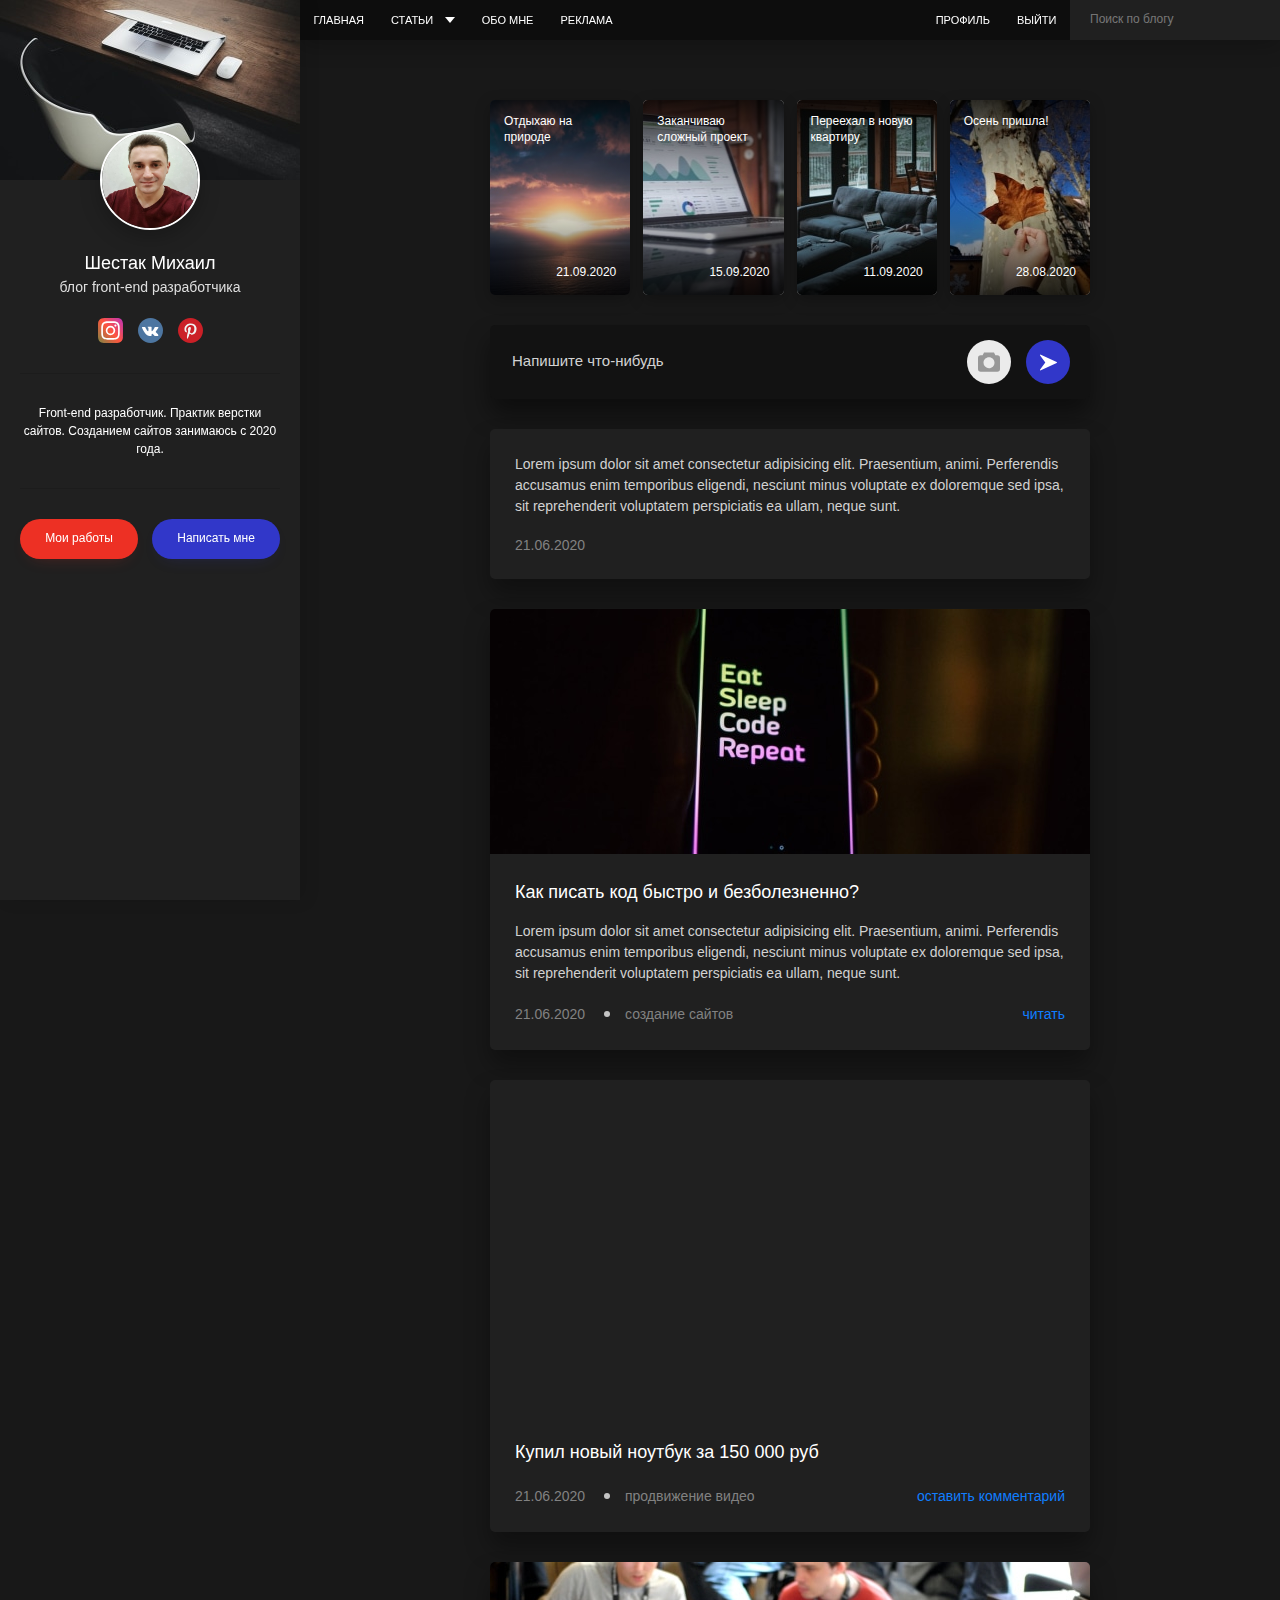
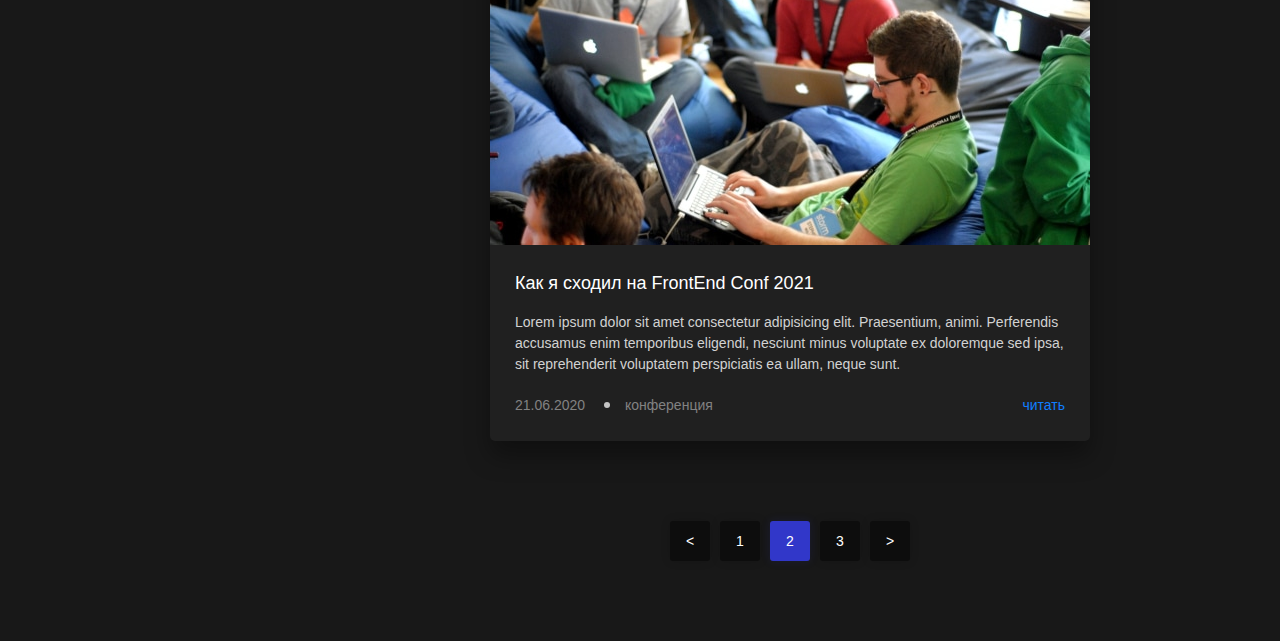
<file: index.html>
<!DOCTYPE html>
<html lang="ru">

<head>
   <meta charset="UTF-8">
   <link rel="stylesheet" href="assets/css/style.min.css">
   
   <!-- Useful meta tags -->
   <meta http-equiv="x-ua-compatible" content="ie=edge">
   <meta name="viewport" content="width=device-width, initial-scale=1, shrink-to-fit=no">
   <meta name="robots" content="index, follow">
   <meta name="google" content="notranslate">
   <meta name="format-detection" content="telephone=no">
   <meta name="description" content="">
   
   <title>Home</title>
</head>

<body>


   <div class="page" id="page">
      <!-- header -->
      <header class="header">
         <div class="header__left">
            <nav class="nav">
               <ul class="nav__list">
                  <li class="nav__item">
                     <a class="nav__link" href="index.html">Главная</a>
                  </li>
                  <li class="nav__item">
                     <a class="nav__link has-subnav" href="#">Статьи</a>
                     <ul class="subnav">
                        <li>
                           <a class="subnav__link" href="#">Создание сайтов</a>
                        </li>
                        <li>
                           <a class="subnav__link" href="#">Интернет-маркетинг</a>
                        </li>
                        <li>
                           <a class="subnav__link" href="#">Продвижение видео</a>
                        </li>
                     </ul>
                     
                  </li>
                  <li class="nav__item">
                     <a class="nav__link" href="text.html">Обо мне</a>
                  </li>
                  <li class="nav__item">
                     <a class="nav__link" href="text.html">Реклама</a>
                  </li>
               </ul>
            </nav>
            <button class="burger" type="button" id="sidebarToggle">
               <span>Открыть навигацию</span>
            </button>
      
         </div>
      
         <div class="header__right">
            <div class="nav">
               <ul class="nav__list">
                  <li class="nav__item">
                     <a class="nav__link" href="profile.html">Профиль</a>
                  </li>
                  <li class="nav__item">
                     <a class="nav__link" href="#">Выйти</a>
                  </li>
               </ul>
            </div>
      
            <form class="search" action="search.html" method="GET">
               <input class="search__input" type="text" placeholder="Поиск по блогу">
            </form>
      
      
         </div>
      
      </header>
      <!-- sidebar -->
      <aside class="sidebar" id="sidebar">
      
         <div class="sidebar__header">
            <img src="assets/images/sidebar-header.jpg" alt="">
         </div>
      
         <div class="sidebar__content">
            <div class="profile">
               <img class="profile__avatar" src="assets/images/avatar.jpg" alt="avatar">
               <div class="profile__header">
                  <div class="profile__name">Шестак Михаил</div>
                  <div class="profile__prof">блог front-end разработчика</div>
               </div>
      
      
      
               <ul class="sicial">
                  <li class="social__item">
                     <a class="social__link" target="_blank" href="#">
                        <img title="Шестак Михаил instagram " src="assets/images/icons/instagram.svg"
                           alt="Шестак Михаил instagram ">
                     </a>
                  </li>
      
                  <li class="social__item">
                     <a class="social__link" target="_blank" href="#">
                        <img title="Шестак Михаил vk " src="assets/images/icons/vk.svg" alt="Шестак Михаил vk ">
                     </a>
                  </li>
      
                  <li class="social__item">
                     <a class="social__link" target="_blank" href="#">
                        <img title="Шестак Михаил pinterest " src="assets/images/icons/pinterest.svg"
                           alt="Шестак Михаил pinterest ">
                     </a>
                  </li>
               </ul>
      
               <div class="profile__text">
                  <p>Front-end разработчик. Практик верстки сайтов.
                     Созданием сайтов занимаюсь с 2020 года. </p>
               </div>
      
            </div><!-- profile -->
      
            <nav class="nav nav--mobile">
               <ul class="nav__list">
                  <li class="nav__item">
                     <a class="nav__link" href="index.html">Главная</a>
                  </li>
                  <li class="nav__item">
                     <a class="nav__link has-subnav" href="#">Статьи</a>
                     <ul class="subnav">
                        <li>
                           <a class="subnav__link" href="#">Создание сайтов</a>
                        </li>
                        <li>
                           <a class="subnav__link" href="#">Интернет-маркетинг</a>
                        </li>
                        <li>
                           <a class="subnav__link" href="#">Продвижение видео</a>
                        </li>
                     </ul>
                     
                  </li>
                  <li class="nav__item">
                     <a class="nav__link" href="text.html">Обо мне</a>
                  </li>
                  <li class="nav__item">
                     <a class="nav__link" href="text.html">Реклама</a>
                  </li>
                  <li class="nav__item">
                     <a class="nav__link" href="profile.html">Профиль</a>
                  </li>
                  <li class="nav__item">
                     <a class="nav__link" href="#">Выйти</a>
                  </li>
               </ul>
            </nav>
         </div><!-- sidebar__content -->
      
         <div class="sidebar__footer">
            <a class="btn btn--red" href="works.html">Мои работы</a>
            <button class="btn btn--blue" type="button" data-modal = 'contact-modal'>Написать мне</button>
         </div>
      
      
      </aside>
      <!-- main -->
      <main class="main">
         <div class="container">
            <!-- Stories -->
            <div class="stories">
               <div class="stories__item" data-modal='story-modal'>
                  <img class="stories__preview" src="assets/images/stories/stories-1.jpg" alt="">
                  <div class="stories__title">Отдыхаю на природе</div>
                  <time class="stories__date" datetime="2020-09-21">21.09.2020</time>
               </div>
               <div class="stories__item">
                  <img class="stories__preview" src="assets/images/stories/stories-2.jpg" alt="">
                  <div class="stories__title">Заканчиваю
                     сложный проект</div>
                  <time class="stories__date" datetime="2020-09-15">15.09.2020</time>
               </div>
               <div class="stories__item">
                  <img class="stories__preview" src="assets/images/stories/stories-3.jpg" alt="">
                  <div class="stories__title">Переехал в новую
                     квартиру</div>
                  <time class="stories__date" datetime="2020-09-11">11.09.2020</time>
               </div>
               <div class="stories__item">
                  <img class="stories__preview" src="assets/images/stories/stories-4.jpg" alt="">
                  <div class="stories__title">Осень пришла!</div>
                  <time class="stories__date" datetime="2020-09-28">28.08.2020</time>
               </div>
            
            </div><!-- stories -->
            
            <!-- Add post -->
            <div class="add-post">
            
               <form class="add-poast__form" action="/" method="POST">
                  <textarea class="add-post__textarea" name="post-text" placeholder="Напишите что-нибудь" data-autoresize></textarea>
                  <div class="add-post__form-actions">
                     <label class="add-post__file" for="add-post-file">
                        <input type="file" id="add-post-file">
                     </label>
                     <button class="add-post__send" type="submit">
                        Отправить
                     </button>
                  </div>
               </form>
            </div><!-- add-post -->
            
            <div class="post">
               <div class="post__content">
                  <p class="post__description">
                     Lorem ipsum dolor sit amet consectetur adipisicing elit. Praesentium, animi. Perferendis accusamus enim
                     temporibus eligendi, nesciunt minus voluptate ex doloremque sed ipsa, sit reprehenderit voluptatem perspiciatis
                     ea ullam, neque sunt.
                  </p>
               </div>
               <div class="post__footer">
                  <ul class="post__data">
                     <li class="post__data-item">
                        <time datetime="2020-06-21 19:30">21.06.2020</time>
                     </li>
                  </ul>
               </div>
            </div><!-- post -->
            
            <article class="post">
               <div class="post__header post__header--preview">
                  <a href="post.html">
                     <img class="post__preview" src="assets/images/post-2.jpg" alt="Как писать код быстро и безболезненно?">
                  </a>
               </div>
            
               <div class="post__content">
                  <h2 class="post__title">
                     <a href="post.html">Как писать код быстро и безболезненно?</a>
                  </h2>
                  <p class="post__description">
                     Lorem ipsum dolor sit amet consectetur adipisicing elit. Praesentium, animi. Perferendis accusamus enim
                     temporibus eligendi, nesciunt minus voluptate ex doloremque sed ipsa, sit reprehenderit voluptatem perspiciatis
                     ea ullam, neque sunt.
                  </p>
               </div>
               <div class="post__footer">
                  <ul class="post__data">
                     <li class="post__data-item">
                        <time datetime="2020-06-21 19:30">21.06.2020</time>
                     </li>
                     <li class="post__data-item">
                        <a href="#">
                           создание сайтов
                        </a>
                     </li>
                  </ul>
                  <a class="post__read" href="#">читать</a>
               </div>
            </article>
            
            <article class="post">
               <div class="post__header">
                  <div class="embed">
                     <iframe src="https://www.youtube.com/embed/p4zbV1MBJNs" frameborder="0"
                        allow="accelerometer; autoplay; clipboard-write; encrypted-media; gyroscope; picture-in-picture"
                        allowfullscreen></iframe>
                  </div>
               </div>
            
               <div class="post__content">
                  <h2 class="post__title">
                     <a href="post.html">Купил новый ноутбук за 150 000 руб</a>
                  </h2>
               </div>
               <div class="post__footer">
                  <ul class="post__data">
                     <li class="post__data-item">
                        <time datetime="2020-06-21 19:30">21.06.2020</time>
                     </li>
                     <li class="post__data-item">
                        <a href="#">
                           продвижение видео
                        </a>
                     </li>
                  </ul>
                  <a class="post__read" href="#">оставить комментарий</a>
               </div>
            </article>
            
            <article class="post">
               <div class="post__header post__header--preview">
                  <a href="post.html">
                     <img class="post__preview" src="assets/images/post-3.jpg" alt="Как я сходил на FrontEnd Conf 2021">
                  </a>
               </div>
            
               <div class="post__content">
                  <h2 class="post__title">
                     <a href="#">Как я сходил на FrontEnd Conf 2021</a>
                  </h2>
                  <p class="post__description">
                     Lorem ipsum dolor sit amet consectetur adipisicing elit. Praesentium, animi. Perferendis accusamus enim
                     temporibus eligendi, nesciunt minus voluptate ex doloremque sed ipsa, sit reprehenderit voluptatem perspiciatis
                     ea ullam, neque sunt.
                  </p>
               </div>
               <div class="post__footer">
                  <ul class="post__data">
                     <li class="post__data-item">
                        <time datetime="2020-06-21 19:30">21.06.2020</time>
                     </li>
                     <li class="post__data-item">
                        <a href="#">
                           конференция
                        </a>
                     </li>
                  </ul>
                  <a class="post__read" href="post.html">читать</a>
               </div>
            </article>
            
            <!-- Pagination -->
            <ul class="pagination">
               <li class="pagination__item">
                  <a class="pagination__link" href="#">&lt;</a>
               </li>
               <li class="pagination__item">
                  <a class="pagination__link" href="#">1</a>
               </li>
               <li class="pagination__item">
                  <a class="pagination__link active" href="#">2</a>
               </li>
               <li class="pagination__item">
                  <a class="pagination__link" href="#">3</a>
               </li>
               <li class="pagination__item">
                  <a class="pagination__link" href="#">&gt;</a>
               </li>
            </ul>
         </div>
      </main>

   </div>



   <div class="modal" id="story-modal">
      <div class="modal__content modal__content--story" >
         <video class="modal__video" poster="https://placehold.it/420x580" src=""></video>
      </div>
   </div>   <div class="modal" id="contact-modal">
   
      <div class="modal__content modal__content--contact">
         <button class="modal__close" type="button">
            <img src="assets/images/close.svg" alt="Закрыть">
         </button>
         <form action="/" method="POST" class="form">
            <div class="form__group form__group--md">
               <input class="form__control" type="text" placeholder="Ваше имя" name="username">
               <span class="form__line"></span>
            </div>
   
            <div class="form__group form__group--md">
               <input class="form__control" type="Email" name="email" placeholder="Ваш e-mail">
               <span class="form__line"></span>
            </div>
   
            <div class="form__group form__group--md">
               <textarea class="form__control form__control--taxtarea" placeholder="Текст сообщения"></textarea>
               <span class="form__line"></span>
            </div>
   
            <div class="form__footer">
               <div class="form__group form__group--md">
                  <button class="btn btn--blue btn--rounded btn--sm" type="submit">Отправить</button>
               </div>
            </div>
   
            <ul class="modal__footer">
               <li><a href="mailto:mihail_shestak19021993@mail.ru">e-mail: info@mywebsite.ru</a></li>
               <li><a href="tel:+375333763983">тел: +375(33)376-39-83</a></li>
            </ul>
   
         </form>
      </div><!-- modal__content -->
   </div><!-- modal -->   <div class="modal">
   
      <div class="modal__content">
         <button class="modal__close" type="button">
            <img src="assets/images/close.svg" alt="Закрыть">
         </button>
   
   
   
         <ul class="sicial">
            <li class="social__item">
               <a class="social__link" target="_blank" href="#">
                  <img title="Шестак Михаил facebook " src="assets/images/share/facebook.svg">
               </a>
            </li>
   
            <li class="social__item">
               <a class="social__link" target="_blank" href="#">
                  <img title="Шестак Михаил twitter " src="assets/images/share/twitter.svg">
               </a>
            </li>
   
            <li class="social__item">
               <a class="social__link" target="_blank" href="#">
                  <img title="Шестак Михаил vk " src="assets/images/share/vk.svg"></a>
            </li>
   
            <li class="social__item">
               <a class="social__link" target="_blank" href="#">
                  <img title="Copy" src="assets/images/share/copy.svg">
               </a>
            </li>
         </ul>
   
   
         </form>
      </div><!-- modal__content -->
   </div><!-- modal -->



   <!-- JS -->
   <script src="assets/js/app.js"></script>
</body>

</html>
</file>
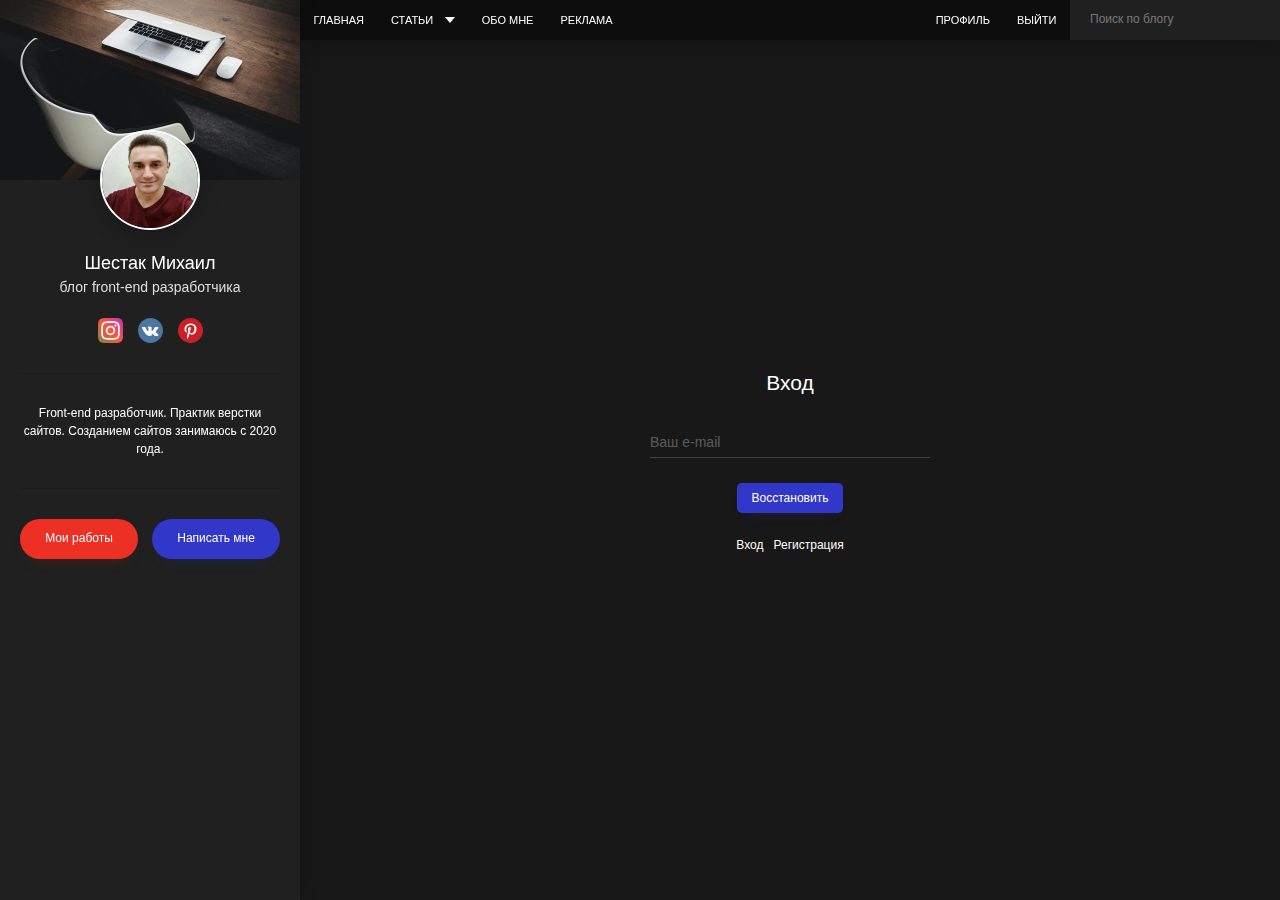
<file: resest.html>
<!DOCTYPE html>
<html lang="ru">

<head>
   <meta charset="UTF-8">
   <link rel="stylesheet" href="assets/css/style.min.css">
   
   <!-- Useful meta tags -->
   <meta http-equiv="x-ua-compatible" content="ie=edge">
   <meta name="viewport" content="width=device-width, initial-scale=1, shrink-to-fit=no">
   <meta name="robots" content="index, follow">
   <meta name="google" content="notranslate">
   <meta name="format-detection" content="telephone=no">
   <meta name="description" content="">
   
   <title>Reset</title>
</head>

<body>


   <div class="page" id="page">
      <!-- header -->
      <header class="header">
         <div class="header__left">
            <nav class="nav">
               <ul class="nav__list">
                  <li class="nav__item">
                     <a class="nav__link" href="index.html">Главная</a>
                  </li>
                  <li class="nav__item">
                     <a class="nav__link has-subnav" href="#">Статьи</a>
                     <ul class="subnav">
                        <li>
                           <a class="subnav__link" href="#">Создание сайтов</a>
                        </li>
                        <li>
                           <a class="subnav__link" href="#">Интернет-маркетинг</a>
                        </li>
                        <li>
                           <a class="subnav__link" href="#">Продвижение видео</a>
                        </li>
                     </ul>
                     
                  </li>
                  <li class="nav__item">
                     <a class="nav__link" href="text.html">Обо мне</a>
                  </li>
                  <li class="nav__item">
                     <a class="nav__link" href="text.html">Реклама</a>
                  </li>
               </ul>
            </nav>
            <button class="burger" type="button" id="sidebarToggle">
               <span>Открыть навигацию</span>
            </button>
      
         </div>
      
         <div class="header__right">
            <div class="nav">
               <ul class="nav__list">
                  <li class="nav__item">
                     <a class="nav__link" href="profile.html">Профиль</a>
                  </li>
                  <li class="nav__item">
                     <a class="nav__link" href="#">Выйти</a>
                  </li>
               </ul>
            </div>
      
            <form class="search" action="search.html" method="GET">
               <input class="search__input" type="text" placeholder="Поиск по блогу">
            </form>
      
      
         </div>
      
      </header>
      <!-- sidebar -->
      <aside class="sidebar" id="sidebar">
      
         <div class="sidebar__header">
            <img src="assets/images/sidebar-header.jpg" alt="">
         </div>
      
         <div class="sidebar__content">
            <div class="profile">
               <img class="profile__avatar" src="assets/images/avatar.jpg" alt="avatar">
               <div class="profile__header">
                  <div class="profile__name">Шестак Михаил</div>
                  <div class="profile__prof">блог front-end разработчика</div>
               </div>
      
      
      
               <ul class="sicial">
                  <li class="social__item">
                     <a class="social__link" target="_blank" href="#">
                        <img title="Шестак Михаил instagram " src="assets/images/icons/instagram.svg"
                           alt="Шестак Михаил instagram ">
                     </a>
                  </li>
      
                  <li class="social__item">
                     <a class="social__link" target="_blank" href="#">
                        <img title="Шестак Михаил vk " src="assets/images/icons/vk.svg" alt="Шестак Михаил vk ">
                     </a>
                  </li>
      
                  <li class="social__item">
                     <a class="social__link" target="_blank" href="#">
                        <img title="Шестак Михаил pinterest " src="assets/images/icons/pinterest.svg"
                           alt="Шестак Михаил pinterest ">
                     </a>
                  </li>
               </ul>
      
               <div class="profile__text">
                  <p>Front-end разработчик. Практик верстки сайтов.
                     Созданием сайтов занимаюсь с 2020 года. </p>
               </div>
      
            </div><!-- profile -->
      
            <nav class="nav nav--mobile">
               <ul class="nav__list">
                  <li class="nav__item">
                     <a class="nav__link" href="index.html">Главная</a>
                  </li>
                  <li class="nav__item">
                     <a class="nav__link has-subnav" href="#">Статьи</a>
                     <ul class="subnav">
                        <li>
                           <a class="subnav__link" href="#">Создание сайтов</a>
                        </li>
                        <li>
                           <a class="subnav__link" href="#">Интернет-маркетинг</a>
                        </li>
                        <li>
                           <a class="subnav__link" href="#">Продвижение видео</a>
                        </li>
                     </ul>
                     
                  </li>
                  <li class="nav__item">
                     <a class="nav__link" href="text.html">Обо мне</a>
                  </li>
                  <li class="nav__item">
                     <a class="nav__link" href="text.html">Реклама</a>
                  </li>
                  <li class="nav__item">
                     <a class="nav__link" href="profile.html">Профиль</a>
                  </li>
                  <li class="nav__item">
                     <a class="nav__link" href="#">Выйти</a>
                  </li>
               </ul>
            </nav>
         </div><!-- sidebar__content -->
      
         <div class="sidebar__footer">
            <a class="btn btn--red" href="works.html">Мои работы</a>
            <button class="btn btn--blue" type="button" data-modal = 'contact-modal'>Написать мне</button>
         </div>
      
      
      </aside>
      <!-- main -->
      <main class="main">
         <div class="container">
            
            <h1 class="page__title page__title--center">Вход</h1>
            
            <form class="form form--auth" action="/" method="POST">
               <div class="form__group form__group--md">
                  <input class="form__control" type="email" placeholder="Ваш e-mail">
                  <span class="form__line"></span>
               </div>
            
               <div class="form__footer form__footer--center">
                  <div class="form__group form__group--md">
                     <button class="btn btn--blue btn--rounded btn--sm" type="submit">Восстановить</button>
                  </div>
                  <ul class="form__footer--list">
                     <li><a href="signin.html">Вход</a></li>
                     <li><a href="signup.html">Регистрация</a></li>
                  </ul>
               </div>
            
            </form>
         </div>
      </main>

   </div>



   <div class="modal" id="story-modal">
      <div class="modal__content modal__content--story" >
         <video class="modal__video" poster="https://placehold.it/420x580" src=""></video>
      </div>
   </div>   <div class="modal" id="contact-modal">
   
      <div class="modal__content modal__content--contact">
         <button class="modal__close" type="button">
            <img src="assets/images/close.svg" alt="Закрыть">
         </button>
         <form action="/" method="POST" class="form">
            <div class="form__group form__group--md">
               <input class="form__control" type="text" placeholder="Ваше имя" name="username">
               <span class="form__line"></span>
            </div>
   
            <div class="form__group form__group--md">
               <input class="form__control" type="Email" name="email" placeholder="Ваш e-mail">
               <span class="form__line"></span>
            </div>
   
            <div class="form__group form__group--md">
               <textarea class="form__control form__control--taxtarea" placeholder="Текст сообщения"></textarea>
               <span class="form__line"></span>
            </div>
   
            <div class="form__footer">
               <div class="form__group form__group--md">
                  <button class="btn btn--blue btn--rounded btn--sm" type="submit">Отправить</button>
               </div>
            </div>
   
            <ul class="modal__footer">
               <li><a href="mailto:mihail_shestak19021993@mail.ru">e-mail: info@mywebsite.ru</a></li>
               <li><a href="tel:+375333763983">тел: +375(33)376-39-83</a></li>
            </ul>
   
         </form>
      </div><!-- modal__content -->
   </div><!-- modal -->   <div class="modal">
   
      <div class="modal__content">
         <button class="modal__close" type="button">
            <img src="assets/images/close.svg" alt="Закрыть">
         </button>
   
   
   
         <ul class="sicial">
            <li class="social__item">
               <a class="social__link" target="_blank" href="#">
                  <img title="Шестак Михаил facebook " src="assets/images/share/facebook.svg">
               </a>
            </li>
   
            <li class="social__item">
               <a class="social__link" target="_blank" href="#">
                  <img title="Шестак Михаил twitter " src="assets/images/share/twitter.svg">
               </a>
            </li>
   
            <li class="social__item">
               <a class="social__link" target="_blank" href="#">
                  <img title="Шестак Михаил vk " src="assets/images/share/vk.svg"></a>
            </li>
   
            <li class="social__item">
               <a class="social__link" target="_blank" href="#">
                  <img title="Copy" src="assets/images/share/copy.svg">
               </a>
            </li>
         </ul>
   
   
         </form>
      </div><!-- modal__content -->
   </div><!-- modal -->



   <!-- JS -->
   <script src="assets/js/app.js"></script>
</body>

</html>
</file>
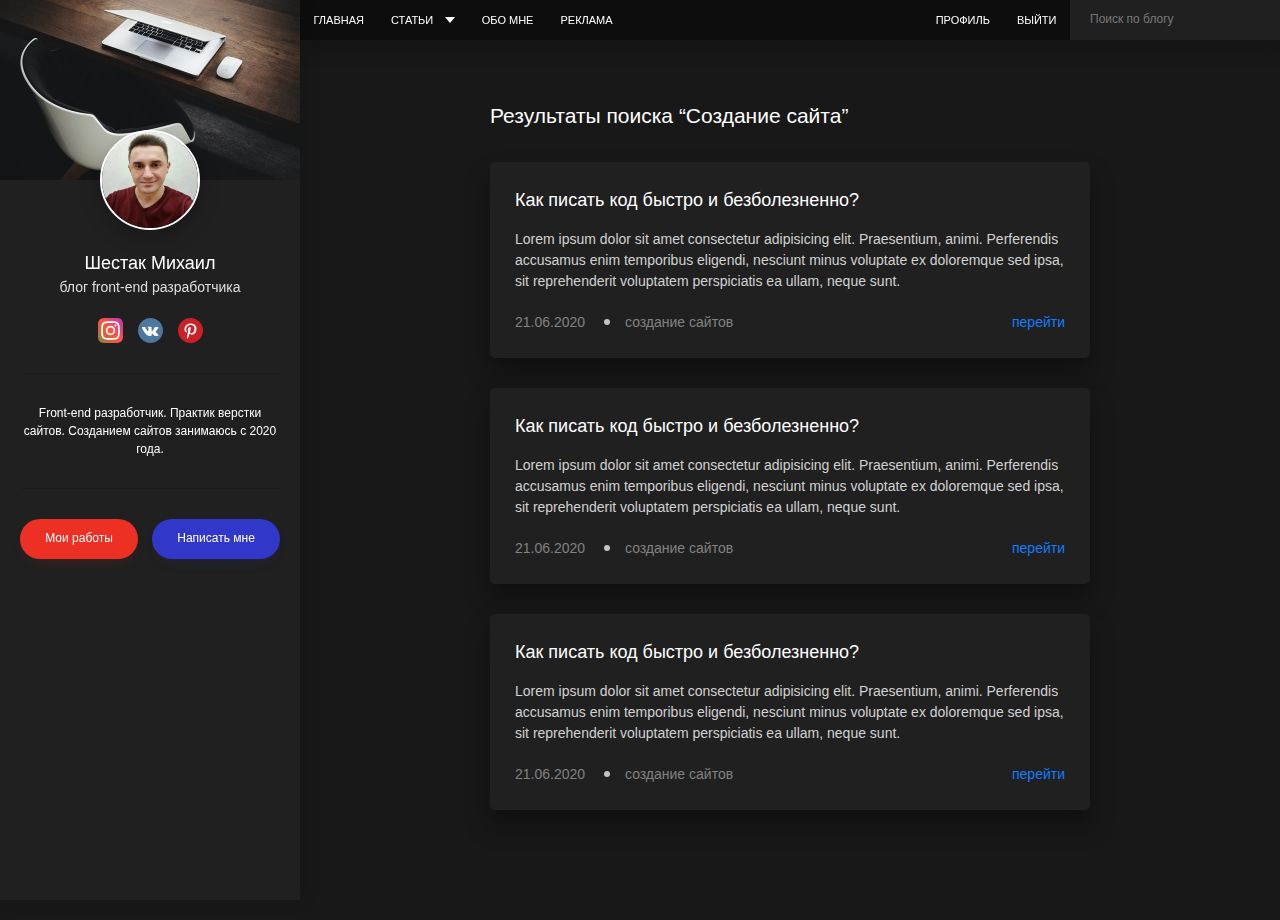
<file: search.html>
<!DOCTYPE html>
<html lang="ru">

<head>
   <meta charset="UTF-8">
   <link rel="stylesheet" href="assets/css/style.min.css">
   
   <!-- Useful meta tags -->
   <meta http-equiv="x-ua-compatible" content="ie=edge">
   <meta name="viewport" content="width=device-width, initial-scale=1, shrink-to-fit=no">
   <meta name="robots" content="index, follow">
   <meta name="google" content="notranslate">
   <meta name="format-detection" content="telephone=no">
   <meta name="description" content="">
   
   <title>Search</title>
</head>

<body>


   <div class="page" id="page">
      <!-- header -->
      <header class="header">
         <div class="header__left">
            <nav class="nav">
               <ul class="nav__list">
                  <li class="nav__item">
                     <a class="nav__link" href="index.html">Главная</a>
                  </li>
                  <li class="nav__item">
                     <a class="nav__link has-subnav" href="#">Статьи</a>
                     <ul class="subnav">
                        <li>
                           <a class="subnav__link" href="#">Создание сайтов</a>
                        </li>
                        <li>
                           <a class="subnav__link" href="#">Интернет-маркетинг</a>
                        </li>
                        <li>
                           <a class="subnav__link" href="#">Продвижение видео</a>
                        </li>
                     </ul>
                     
                  </li>
                  <li class="nav__item">
                     <a class="nav__link" href="text.html">Обо мне</a>
                  </li>
                  <li class="nav__item">
                     <a class="nav__link" href="text.html">Реклама</a>
                  </li>
               </ul>
            </nav>
            <button class="burger" type="button" id="sidebarToggle">
               <span>Открыть навигацию</span>
            </button>
      
         </div>
      
         <div class="header__right">
            <div class="nav">
               <ul class="nav__list">
                  <li class="nav__item">
                     <a class="nav__link" href="profile.html">Профиль</a>
                  </li>
                  <li class="nav__item">
                     <a class="nav__link" href="#">Выйти</a>
                  </li>
               </ul>
            </div>
      
            <form class="search" action="search.html" method="GET">
               <input class="search__input" type="text" placeholder="Поиск по блогу">
            </form>
      
      
         </div>
      
      </header>
      <!-- sidebar -->
      <aside class="sidebar" id="sidebar">
      
         <div class="sidebar__header">
            <img src="assets/images/sidebar-header.jpg" alt="">
         </div>
      
         <div class="sidebar__content">
            <div class="profile">
               <img class="profile__avatar" src="assets/images/avatar.jpg" alt="avatar">
               <div class="profile__header">
                  <div class="profile__name">Шестак Михаил</div>
                  <div class="profile__prof">блог front-end разработчика</div>
               </div>
      
      
      
               <ul class="sicial">
                  <li class="social__item">
                     <a class="social__link" target="_blank" href="#">
                        <img title="Шестак Михаил instagram " src="assets/images/icons/instagram.svg"
                           alt="Шестак Михаил instagram ">
                     </a>
                  </li>
      
                  <li class="social__item">
                     <a class="social__link" target="_blank" href="#">
                        <img title="Шестак Михаил vk " src="assets/images/icons/vk.svg" alt="Шестак Михаил vk ">
                     </a>
                  </li>
      
                  <li class="social__item">
                     <a class="social__link" target="_blank" href="#">
                        <img title="Шестак Михаил pinterest " src="assets/images/icons/pinterest.svg"
                           alt="Шестак Михаил pinterest ">
                     </a>
                  </li>
               </ul>
      
               <div class="profile__text">
                  <p>Front-end разработчик. Практик верстки сайтов.
                     Созданием сайтов занимаюсь с 2020 года. </p>
               </div>
      
            </div><!-- profile -->
      
            <nav class="nav nav--mobile">
               <ul class="nav__list">
                  <li class="nav__item">
                     <a class="nav__link" href="index.html">Главная</a>
                  </li>
                  <li class="nav__item">
                     <a class="nav__link has-subnav" href="#">Статьи</a>
                     <ul class="subnav">
                        <li>
                           <a class="subnav__link" href="#">Создание сайтов</a>
                        </li>
                        <li>
                           <a class="subnav__link" href="#">Интернет-маркетинг</a>
                        </li>
                        <li>
                           <a class="subnav__link" href="#">Продвижение видео</a>
                        </li>
                     </ul>
                     
                  </li>
                  <li class="nav__item">
                     <a class="nav__link" href="text.html">Обо мне</a>
                  </li>
                  <li class="nav__item">
                     <a class="nav__link" href="text.html">Реклама</a>
                  </li>
                  <li class="nav__item">
                     <a class="nav__link" href="profile.html">Профиль</a>
                  </li>
                  <li class="nav__item">
                     <a class="nav__link" href="#">Выйти</a>
                  </li>
               </ul>
            </nav>
         </div><!-- sidebar__content -->
      
         <div class="sidebar__footer">
            <a class="btn btn--red" href="works.html">Мои работы</a>
            <button class="btn btn--blue" type="button" data-modal = 'contact-modal'>Написать мне</button>
         </div>
      
      
      </aside>
      <!-- main -->
      <main class="main">
         <div class="container">
            
            <h1 class="page__title">Результаты поиска “Создание сайта”</h1>
            
            <article class="post">
               <div class="post__content">
                  <h2 class="post__title">
                     <a href="post.html">Как писать код быстро и безболезненно?</a>
                  </h2>
                  <p class="post__description">
                     Lorem ipsum dolor sit amet consectetur adipisicing elit. Praesentium, animi. Perferendis accusamus enim
                     temporibus eligendi, nesciunt minus voluptate ex doloremque sed ipsa, sit reprehenderit voluptatem perspiciatis
                     ea ullam, neque sunt.
                  </p>
               </div>
               <div class="post__footer">
                  <ul class="post__data">
                     <li class="post__data-item">
                        <time datetime="2020-06-21 19:30">21.06.2020</time>
                     </li>
                     <li class="post__data-item">
                        <a href="#">
                           создание сайтов
                        </a>
                     </li>
                  </ul>
                  <a class="post__read" href="#">перейти</a>
               </div>
            </article>
            <article class="post">
               <div class="post__content">
                  <h2 class="post__title">
                     <a href="post.html">Как писать код быстро и безболезненно?</a>
                  </h2>
                  <p class="post__description">
                     Lorem ipsum dolor sit amet consectetur adipisicing elit. Praesentium, animi. Perferendis accusamus enim
                     temporibus eligendi, nesciunt minus voluptate ex doloremque sed ipsa, sit reprehenderit voluptatem perspiciatis
                     ea ullam, neque sunt.
                  </p>
               </div>
               <div class="post__footer">
                  <ul class="post__data">
                     <li class="post__data-item">
                        <time datetime="2020-06-21 19:30">21.06.2020</time>
                     </li>
                     <li class="post__data-item">
                        <a href="#">
                           создание сайтов
                        </a>
                     </li>
                  </ul>
                  <a class="post__read" href="#">перейти</a>
               </div>
            </article>
            
            <article class="post">
               <div class="post__content">
                  <h2 class="post__title">
                     <a href="post.html">Как писать код быстро и безболезненно?</a>
                  </h2>
                  <p class="post__description">
                     Lorem ipsum dolor sit amet consectetur adipisicing elit. Praesentium, animi. Perferendis accusamus enim
                     temporibus eligendi, nesciunt minus voluptate ex doloremque sed ipsa, sit reprehenderit voluptatem perspiciatis
                     ea ullam, neque sunt.
                  </p>
               </div>
               <div class="post__footer">
                  <ul class="post__data">
                     <li class="post__data-item">
                        <time datetime="2020-06-21 19:30">21.06.2020</time>
                     </li>
                     <li class="post__data-item">
                        <a href="#">
                           создание сайтов
                        </a>
                     </li>
                  </ul>
                  <a class="post__read" href="#">перейти</a>
               </div>
            </article>
         </div>
      </main>

   </div>



   <div class="modal" id="story-modal">
      <div class="modal__content modal__content--story" >
         <video class="modal__video" poster="https://placehold.it/420x580" src=""></video>
      </div>
   </div>   <div class="modal" id="contact-modal">
   
      <div class="modal__content modal__content--contact">
         <button class="modal__close" type="button">
            <img src="assets/images/close.svg" alt="Закрыть">
         </button>
         <form action="/" method="POST" class="form">
            <div class="form__group form__group--md">
               <input class="form__control" type="text" placeholder="Ваше имя" name="username">
               <span class="form__line"></span>
            </div>
   
            <div class="form__group form__group--md">
               <input class="form__control" type="Email" name="email" placeholder="Ваш e-mail">
               <span class="form__line"></span>
            </div>
   
            <div class="form__group form__group--md">
               <textarea class="form__control form__control--taxtarea" placeholder="Текст сообщения"></textarea>
               <span class="form__line"></span>
            </div>
   
            <div class="form__footer">
               <div class="form__group form__group--md">
                  <button class="btn btn--blue btn--rounded btn--sm" type="submit">Отправить</button>
               </div>
            </div>
   
            <ul class="modal__footer">
               <li><a href="mailto:mihail_shestak19021993@mail.ru">e-mail: info@mywebsite.ru</a></li>
               <li><a href="tel:+375333763983">тел: +375(33)376-39-83</a></li>
            </ul>
   
         </form>
      </div><!-- modal__content -->
   </div><!-- modal -->   <div class="modal">
   
      <div class="modal__content">
         <button class="modal__close" type="button">
            <img src="assets/images/close.svg" alt="Закрыть">
         </button>
   
   
   
         <ul class="sicial">
            <li class="social__item">
               <a class="social__link" target="_blank" href="#">
                  <img title="Шестак Михаил facebook " src="assets/images/share/facebook.svg">
               </a>
            </li>
   
            <li class="social__item">
               <a class="social__link" target="_blank" href="#">
                  <img title="Шестак Михаил twitter " src="assets/images/share/twitter.svg">
               </a>
            </li>
   
            <li class="social__item">
               <a class="social__link" target="_blank" href="#">
                  <img title="Шестак Михаил vk " src="assets/images/share/vk.svg"></a>
            </li>
   
            <li class="social__item">
               <a class="social__link" target="_blank" href="#">
                  <img title="Copy" src="assets/images/share/copy.svg">
               </a>
            </li>
         </ul>
   
   
         </form>
      </div><!-- modal__content -->
   </div><!-- modal -->



   <!-- JS -->
   <script src="assets/js/app.js"></script>
</body>

</html>
</file>
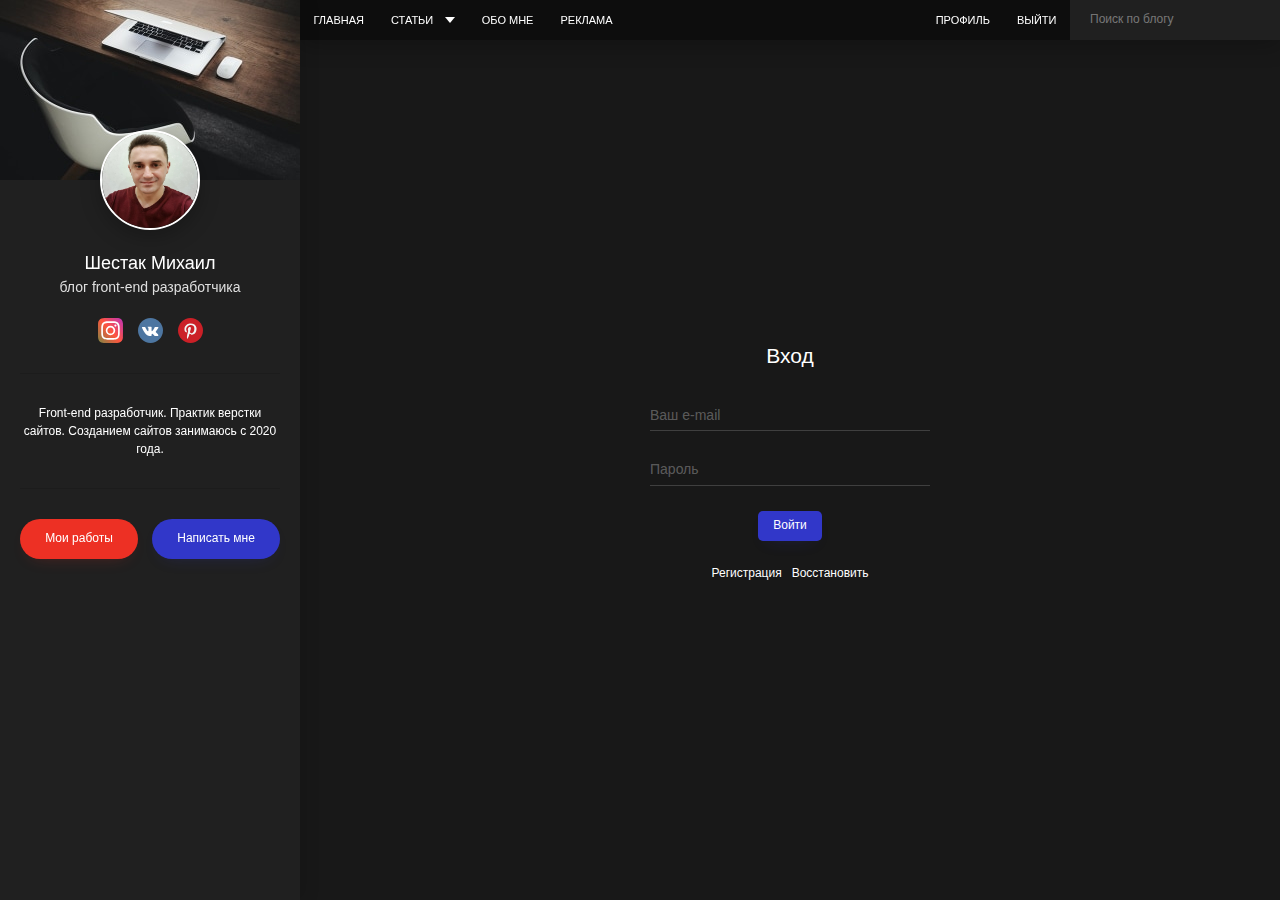
<file: signin.html>
<!DOCTYPE html>
<html lang="ru">

<head>
   <meta charset="UTF-8">
   <link rel="stylesheet" href="assets/css/style.min.css">
   
   <!-- Useful meta tags -->
   <meta http-equiv="x-ua-compatible" content="ie=edge">
   <meta name="viewport" content="width=device-width, initial-scale=1, shrink-to-fit=no">
   <meta name="robots" content="index, follow">
   <meta name="google" content="notranslate">
   <meta name="format-detection" content="telephone=no">
   <meta name="description" content="">
   
   <title>Signip</title>
</head>

<body>


   <div class="page" id="page">
      <!-- header -->
      <header class="header">
         <div class="header__left">
            <nav class="nav">
               <ul class="nav__list">
                  <li class="nav__item">
                     <a class="nav__link" href="index.html">Главная</a>
                  </li>
                  <li class="nav__item">
                     <a class="nav__link has-subnav" href="#">Статьи</a>
                     <ul class="subnav">
                        <li>
                           <a class="subnav__link" href="#">Создание сайтов</a>
                        </li>
                        <li>
                           <a class="subnav__link" href="#">Интернет-маркетинг</a>
                        </li>
                        <li>
                           <a class="subnav__link" href="#">Продвижение видео</a>
                        </li>
                     </ul>
                     
                  </li>
                  <li class="nav__item">
                     <a class="nav__link" href="text.html">Обо мне</a>
                  </li>
                  <li class="nav__item">
                     <a class="nav__link" href="text.html">Реклама</a>
                  </li>
               </ul>
            </nav>
            <button class="burger" type="button" id="sidebarToggle">
               <span>Открыть навигацию</span>
            </button>
      
         </div>
      
         <div class="header__right">
            <div class="nav">
               <ul class="nav__list">
                  <li class="nav__item">
                     <a class="nav__link" href="profile.html">Профиль</a>
                  </li>
                  <li class="nav__item">
                     <a class="nav__link" href="#">Выйти</a>
                  </li>
               </ul>
            </div>
      
            <form class="search" action="search.html" method="GET">
               <input class="search__input" type="text" placeholder="Поиск по блогу">
            </form>
      
      
         </div>
      
      </header>
      <!-- sidebar -->
      <aside class="sidebar" id="sidebar">
      
         <div class="sidebar__header">
            <img src="assets/images/sidebar-header.jpg" alt="">
         </div>
      
         <div class="sidebar__content">
            <div class="profile">
               <img class="profile__avatar" src="assets/images/avatar.jpg" alt="avatar">
               <div class="profile__header">
                  <div class="profile__name">Шестак Михаил</div>
                  <div class="profile__prof">блог front-end разработчика</div>
               </div>
      
      
      
               <ul class="sicial">
                  <li class="social__item">
                     <a class="social__link" target="_blank" href="#">
                        <img title="Шестак Михаил instagram " src="assets/images/icons/instagram.svg"
                           alt="Шестак Михаил instagram ">
                     </a>
                  </li>
      
                  <li class="social__item">
                     <a class="social__link" target="_blank" href="#">
                        <img title="Шестак Михаил vk " src="assets/images/icons/vk.svg" alt="Шестак Михаил vk ">
                     </a>
                  </li>
      
                  <li class="social__item">
                     <a class="social__link" target="_blank" href="#">
                        <img title="Шестак Михаил pinterest " src="assets/images/icons/pinterest.svg"
                           alt="Шестак Михаил pinterest ">
                     </a>
                  </li>
               </ul>
      
               <div class="profile__text">
                  <p>Front-end разработчик. Практик верстки сайтов.
                     Созданием сайтов занимаюсь с 2020 года. </p>
               </div>
      
            </div><!-- profile -->
      
            <nav class="nav nav--mobile">
               <ul class="nav__list">
                  <li class="nav__item">
                     <a class="nav__link" href="index.html">Главная</a>
                  </li>
                  <li class="nav__item">
                     <a class="nav__link has-subnav" href="#">Статьи</a>
                     <ul class="subnav">
                        <li>
                           <a class="subnav__link" href="#">Создание сайтов</a>
                        </li>
                        <li>
                           <a class="subnav__link" href="#">Интернет-маркетинг</a>
                        </li>
                        <li>
                           <a class="subnav__link" href="#">Продвижение видео</a>
                        </li>
                     </ul>
                     
                  </li>
                  <li class="nav__item">
                     <a class="nav__link" href="text.html">Обо мне</a>
                  </li>
                  <li class="nav__item">
                     <a class="nav__link" href="text.html">Реклама</a>
                  </li>
                  <li class="nav__item">
                     <a class="nav__link" href="profile.html">Профиль</a>
                  </li>
                  <li class="nav__item">
                     <a class="nav__link" href="#">Выйти</a>
                  </li>
               </ul>
            </nav>
         </div><!-- sidebar__content -->
      
         <div class="sidebar__footer">
            <a class="btn btn--red" href="works.html">Мои работы</a>
            <button class="btn btn--blue" type="button" data-modal = 'contact-modal'>Написать мне</button>
         </div>
      
      
      </aside>
      <!-- main -->
      <main class="main">
         <div class="container">
            
            <h1 class="page__title page__title--center">Вход</h1>
            
            <form class="form form--auth" action="/" method="POST">
               <div class="form__group form__group--md">
                  <input class="form__control" type="email" placeholder="Ваш e-mail">
                  <span class="form__line"></span>
               </div>
            
               <div class="form__group form__group--md">
                  <input class="form__control" type="password" placeholder="Пароль">
                  <span class="form__line"></span>
               </div>
            
               <div class="form__footer form__footer--center">
                  <div class="form__group form__group--md">
                     <button class="btn btn--blue btn--rounded btn--sm" type="submit">Войти</button>
                  </div>
                  <ul class="form__footer--list">
                     <li><a href="signup.html">Регистрация</a></li>
                     <li><a href="resest.html">Восстановить</a></li>
                  </ul>
               </div>
            
            </form>
         </div>
      </main>

   </div>



   <div class="modal" id="story-modal">
      <div class="modal__content modal__content--story" >
         <video class="modal__video" poster="https://placehold.it/420x580" src=""></video>
      </div>
   </div>   <div class="modal" id="contact-modal">
   
      <div class="modal__content modal__content--contact">
         <button class="modal__close" type="button">
            <img src="assets/images/close.svg" alt="Закрыть">
         </button>
         <form action="/" method="POST" class="form">
            <div class="form__group form__group--md">
               <input class="form__control" type="text" placeholder="Ваше имя" name="username">
               <span class="form__line"></span>
            </div>
   
            <div class="form__group form__group--md">
               <input class="form__control" type="Email" name="email" placeholder="Ваш e-mail">
               <span class="form__line"></span>
            </div>
   
            <div class="form__group form__group--md">
               <textarea class="form__control form__control--taxtarea" placeholder="Текст сообщения"></textarea>
               <span class="form__line"></span>
            </div>
   
            <div class="form__footer">
               <div class="form__group form__group--md">
                  <button class="btn btn--blue btn--rounded btn--sm" type="submit">Отправить</button>
               </div>
            </div>
   
            <ul class="modal__footer">
               <li><a href="mailto:mihail_shestak19021993@mail.ru">e-mail: info@mywebsite.ru</a></li>
               <li><a href="tel:+375333763983">тел: +375(33)376-39-83</a></li>
            </ul>
   
         </form>
      </div><!-- modal__content -->
   </div><!-- modal -->   <div class="modal">
   
      <div class="modal__content">
         <button class="modal__close" type="button">
            <img src="assets/images/close.svg" alt="Закрыть">
         </button>
   
   
   
         <ul class="sicial">
            <li class="social__item">
               <a class="social__link" target="_blank" href="#">
                  <img title="Шестак Михаил facebook " src="assets/images/share/facebook.svg">
               </a>
            </li>
   
            <li class="social__item">
               <a class="social__link" target="_blank" href="#">
                  <img title="Шестак Михаил twitter " src="assets/images/share/twitter.svg">
               </a>
            </li>
   
            <li class="social__item">
               <a class="social__link" target="_blank" href="#">
                  <img title="Шестак Михаил vk " src="assets/images/share/vk.svg"></a>
            </li>
   
            <li class="social__item">
               <a class="social__link" target="_blank" href="#">
                  <img title="Copy" src="assets/images/share/copy.svg">
               </a>
            </li>
         </ul>
   
   
         </form>
      </div><!-- modal__content -->
   </div><!-- modal -->



   <!-- JS -->
   <script src="assets/js/app.js"></script>
</body>

</html>
</file>
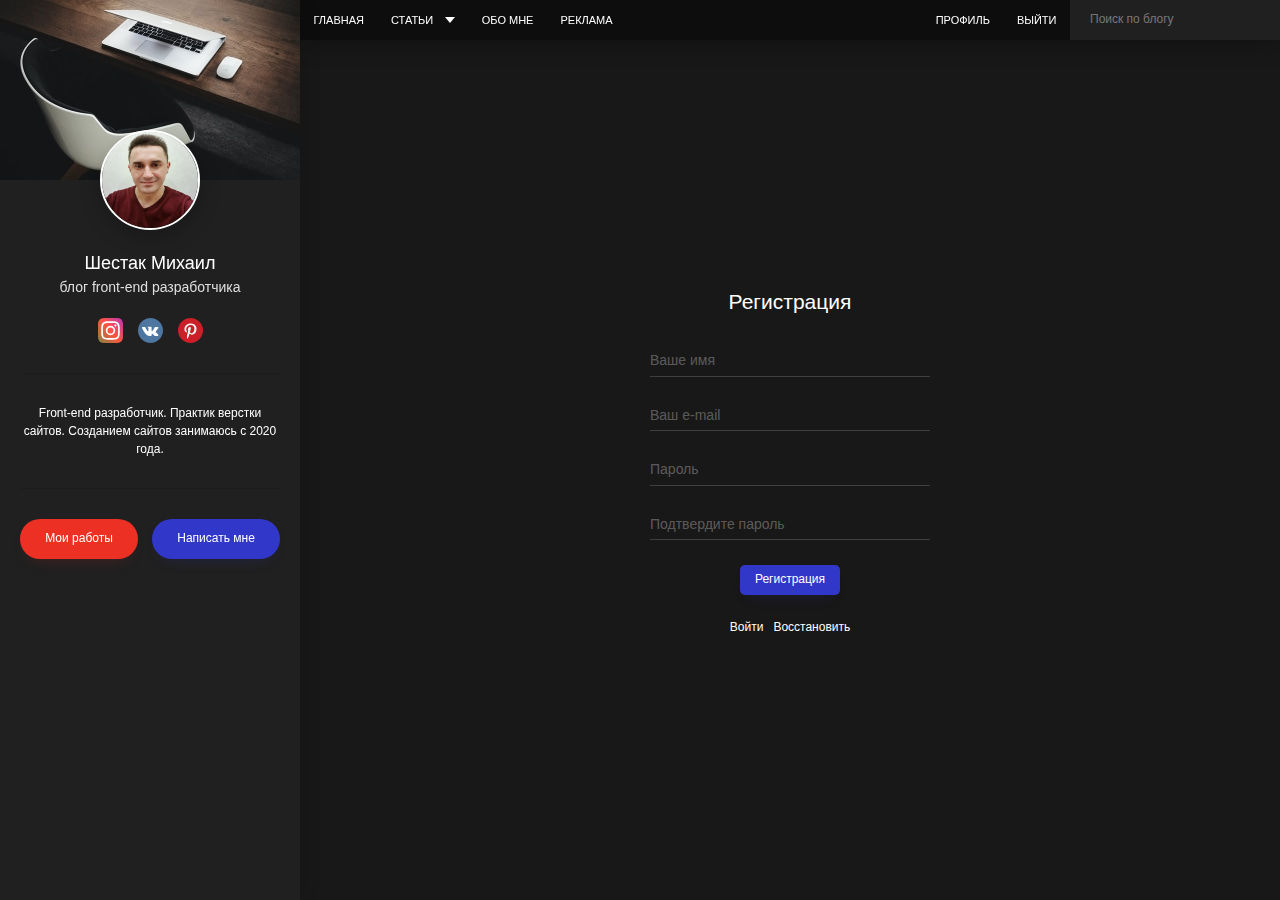
<file: signup.html>
<!DOCTYPE html>
<html lang="ru">

<head>
   <meta charset="UTF-8">
   <link rel="stylesheet" href="assets/css/style.min.css">
   
   <!-- Useful meta tags -->
   <meta http-equiv="x-ua-compatible" content="ie=edge">
   <meta name="viewport" content="width=device-width, initial-scale=1, shrink-to-fit=no">
   <meta name="robots" content="index, follow">
   <meta name="google" content="notranslate">
   <meta name="format-detection" content="telephone=no">
   <meta name="description" content="">
   
   <title>Signup</title>
</head>

<body>


   <div class="page" id="page">
      <!-- header -->
      <header class="header">
         <div class="header__left">
            <nav class="nav">
               <ul class="nav__list">
                  <li class="nav__item">
                     <a class="nav__link" href="index.html">Главная</a>
                  </li>
                  <li class="nav__item">
                     <a class="nav__link has-subnav" href="#">Статьи</a>
                     <ul class="subnav">
                        <li>
                           <a class="subnav__link" href="#">Создание сайтов</a>
                        </li>
                        <li>
                           <a class="subnav__link" href="#">Интернет-маркетинг</a>
                        </li>
                        <li>
                           <a class="subnav__link" href="#">Продвижение видео</a>
                        </li>
                     </ul>
                     
                  </li>
                  <li class="nav__item">
                     <a class="nav__link" href="text.html">Обо мне</a>
                  </li>
                  <li class="nav__item">
                     <a class="nav__link" href="text.html">Реклама</a>
                  </li>
               </ul>
            </nav>
            <button class="burger" type="button" id="sidebarToggle">
               <span>Открыть навигацию</span>
            </button>
      
         </div>
      
         <div class="header__right">
            <div class="nav">
               <ul class="nav__list">
                  <li class="nav__item">
                     <a class="nav__link" href="profile.html">Профиль</a>
                  </li>
                  <li class="nav__item">
                     <a class="nav__link" href="#">Выйти</a>
                  </li>
               </ul>
            </div>
      
            <form class="search" action="search.html" method="GET">
               <input class="search__input" type="text" placeholder="Поиск по блогу">
            </form>
      
      
         </div>
      
      </header>
      <!-- sidebar -->
      <aside class="sidebar" id="sidebar">
      
         <div class="sidebar__header">
            <img src="assets/images/sidebar-header.jpg" alt="">
         </div>
      
         <div class="sidebar__content">
            <div class="profile">
               <img class="profile__avatar" src="assets/images/avatar.jpg" alt="avatar">
               <div class="profile__header">
                  <div class="profile__name">Шестак Михаил</div>
                  <div class="profile__prof">блог front-end разработчика</div>
               </div>
      
      
      
               <ul class="sicial">
                  <li class="social__item">
                     <a class="social__link" target="_blank" href="#">
                        <img title="Шестак Михаил instagram " src="assets/images/icons/instagram.svg"
                           alt="Шестак Михаил instagram ">
                     </a>
                  </li>
      
                  <li class="social__item">
                     <a class="social__link" target="_blank" href="#">
                        <img title="Шестак Михаил vk " src="assets/images/icons/vk.svg" alt="Шестак Михаил vk ">
                     </a>
                  </li>
      
                  <li class="social__item">
                     <a class="social__link" target="_blank" href="#">
                        <img title="Шестак Михаил pinterest " src="assets/images/icons/pinterest.svg"
                           alt="Шестак Михаил pinterest ">
                     </a>
                  </li>
               </ul>
      
               <div class="profile__text">
                  <p>Front-end разработчик. Практик верстки сайтов.
                     Созданием сайтов занимаюсь с 2020 года. </p>
               </div>
      
            </div><!-- profile -->
      
            <nav class="nav nav--mobile">
               <ul class="nav__list">
                  <li class="nav__item">
                     <a class="nav__link" href="index.html">Главная</a>
                  </li>
                  <li class="nav__item">
                     <a class="nav__link has-subnav" href="#">Статьи</a>
                     <ul class="subnav">
                        <li>
                           <a class="subnav__link" href="#">Создание сайтов</a>
                        </li>
                        <li>
                           <a class="subnav__link" href="#">Интернет-маркетинг</a>
                        </li>
                        <li>
                           <a class="subnav__link" href="#">Продвижение видео</a>
                        </li>
                     </ul>
                     
                  </li>
                  <li class="nav__item">
                     <a class="nav__link" href="text.html">Обо мне</a>
                  </li>
                  <li class="nav__item">
                     <a class="nav__link" href="text.html">Реклама</a>
                  </li>
                  <li class="nav__item">
                     <a class="nav__link" href="profile.html">Профиль</a>
                  </li>
                  <li class="nav__item">
                     <a class="nav__link" href="#">Выйти</a>
                  </li>
               </ul>
            </nav>
         </div><!-- sidebar__content -->
      
         <div class="sidebar__footer">
            <a class="btn btn--red" href="works.html">Мои работы</a>
            <button class="btn btn--blue" type="button" data-modal = 'contact-modal'>Написать мне</button>
         </div>
      
      
      </aside>
      <!-- main -->
      <main class="main">
         <div class="container">
            
            <h1 class="page__title page__title--center">Регистрация</h1>
            
            <form class="form form--auth" action="/" method="POST">
               <div class="form__group form__group--md">
                  <input class="form__control" type="text" placeholder="Ваше имя">
                  <span class="form__line"></span>
               </div>
            
               <div class="form__group form__group--md">
                  <input class="form__control" type="email" placeholder="Ваш e-mail">
                  <span class="form__line"></span>
               </div>
            
               <div class="form__group form__group--md">
                  <input class="form__control" type="password" placeholder="Пароль">
                  <span class="form__line"></span>
               </div>
            
               <div class="form__group form__group--md">
                  <input class="form__control" type="password" placeholder="Подтвердите пароль">
                  <span class="form__line"></span>
               </div>
            
            
               <div class="form__footer form__footer--center">
                  <div class="form__group form__group--md">
                     <button class="btn btn--blue btn--rounded btn--sm" type="submit">Регистрация</button>
                  </div>
                  <ul class="form__footer--list">
                     <li><a href="signin.html">Войти</a></li>
                     <li><a href="resest.html">Восстановить</a></li>
                  </ul>
               </div>
            
            </form>
         </div>
      </main>

   </div>



   <div class="modal" id="story-modal">
      <div class="modal__content modal__content--story" >
         <video class="modal__video" poster="https://placehold.it/420x580" src=""></video>
      </div>
   </div>   <div class="modal" id="contact-modal">
   
      <div class="modal__content modal__content--contact">
         <button class="modal__close" type="button">
            <img src="assets/images/close.svg" alt="Закрыть">
         </button>
         <form action="/" method="POST" class="form">
            <div class="form__group form__group--md">
               <input class="form__control" type="text" placeholder="Ваше имя" name="username">
               <span class="form__line"></span>
            </div>
   
            <div class="form__group form__group--md">
               <input class="form__control" type="Email" name="email" placeholder="Ваш e-mail">
               <span class="form__line"></span>
            </div>
   
            <div class="form__group form__group--md">
               <textarea class="form__control form__control--taxtarea" placeholder="Текст сообщения"></textarea>
               <span class="form__line"></span>
            </div>
   
            <div class="form__footer">
               <div class="form__group form__group--md">
                  <button class="btn btn--blue btn--rounded btn--sm" type="submit">Отправить</button>
               </div>
            </div>
   
            <ul class="modal__footer">
               <li><a href="mailto:mihail_shestak19021993@mail.ru">e-mail: info@mywebsite.ru</a></li>
               <li><a href="tel:+375333763983">тел: +375(33)376-39-83</a></li>
            </ul>
   
         </form>
      </div><!-- modal__content -->
   </div><!-- modal -->   <div class="modal">
   
      <div class="modal__content">
         <button class="modal__close" type="button">
            <img src="assets/images/close.svg" alt="Закрыть">
         </button>
   
   
   
         <ul class="sicial">
            <li class="social__item">
               <a class="social__link" target="_blank" href="#">
                  <img title="Шестак Михаил facebook " src="assets/images/share/facebook.svg">
               </a>
            </li>
   
            <li class="social__item">
               <a class="social__link" target="_blank" href="#">
                  <img title="Шестак Михаил twitter " src="assets/images/share/twitter.svg">
               </a>
            </li>
   
            <li class="social__item">
               <a class="social__link" target="_blank" href="#">
                  <img title="Шестак Михаил vk " src="assets/images/share/vk.svg"></a>
            </li>
   
            <li class="social__item">
               <a class="social__link" target="_blank" href="#">
                  <img title="Copy" src="assets/images/share/copy.svg">
               </a>
            </li>
         </ul>
   
   
         </form>
      </div><!-- modal__content -->
   </div><!-- modal -->



   <!-- JS -->
   <script src="assets/js/app.js"></script>
</body>

</html>
</file>
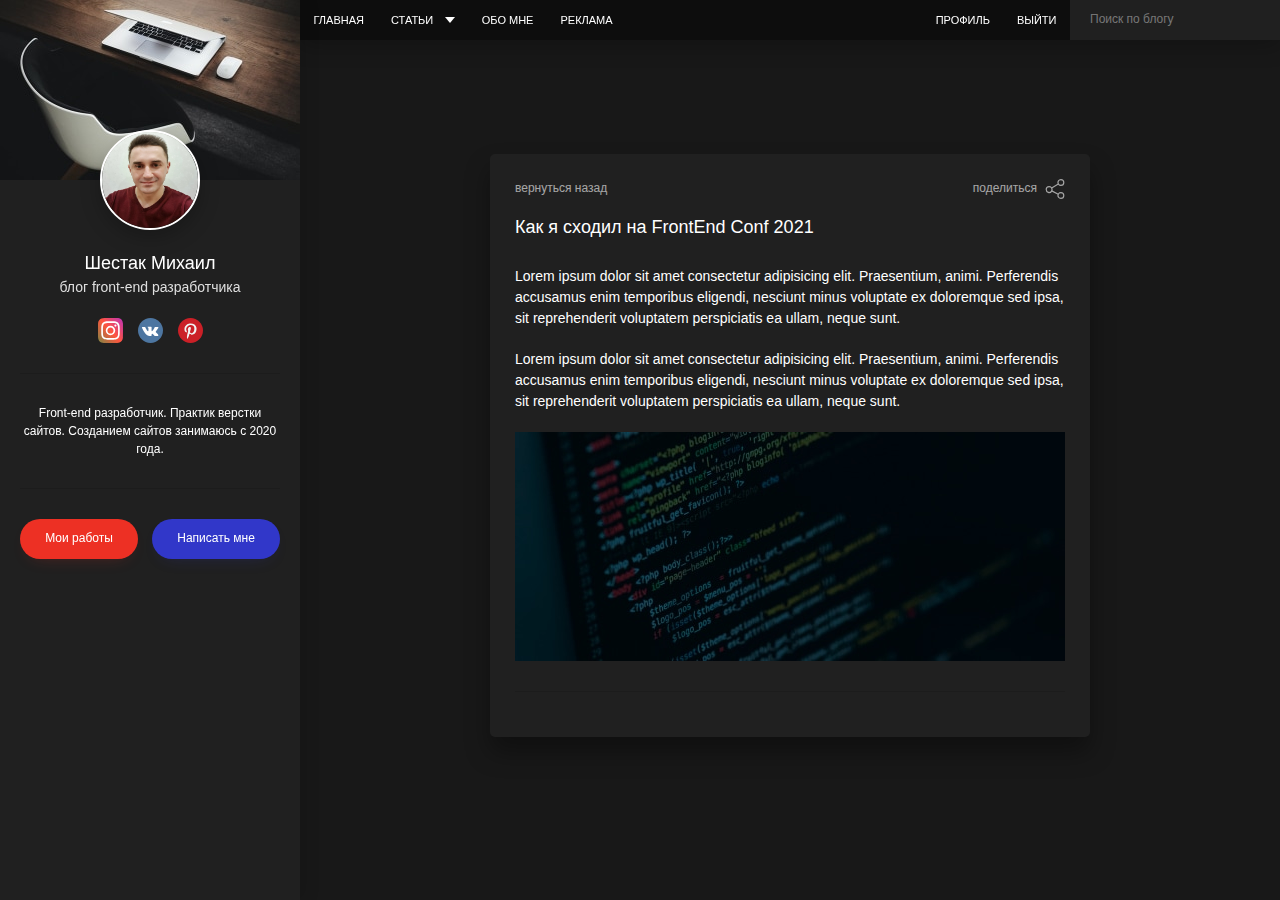
<file: text.html>
<!DOCTYPE html>
<html lang="ru">

<head>
   <meta charset="UTF-8">
   <link rel="stylesheet" href="assets/css/style.min.css">
   
   <!-- Useful meta tags -->
   <meta http-equiv="x-ua-compatible" content="ie=edge">
   <meta name="viewport" content="width=device-width, initial-scale=1, shrink-to-fit=no">
   <meta name="robots" content="index, follow">
   <meta name="google" content="notranslate">
   <meta name="format-detection" content="telephone=no">
   <meta name="description" content="">
   
   <title>Text Page</title>
</head>

<body>


   <div class="page" id="page">
      <!-- header -->
      <header class="header">
         <div class="header__left">
            <nav class="nav">
               <ul class="nav__list">
                  <li class="nav__item">
                     <a class="nav__link" href="index.html">Главная</a>
                  </li>
                  <li class="nav__item">
                     <a class="nav__link has-subnav" href="#">Статьи</a>
                     <ul class="subnav">
                        <li>
                           <a class="subnav__link" href="#">Создание сайтов</a>
                        </li>
                        <li>
                           <a class="subnav__link" href="#">Интернет-маркетинг</a>
                        </li>
                        <li>
                           <a class="subnav__link" href="#">Продвижение видео</a>
                        </li>
                     </ul>
                     
                  </li>
                  <li class="nav__item">
                     <a class="nav__link" href="text.html">Обо мне</a>
                  </li>
                  <li class="nav__item">
                     <a class="nav__link" href="text.html">Реклама</a>
                  </li>
               </ul>
            </nav>
            <button class="burger" type="button" id="sidebarToggle">
               <span>Открыть навигацию</span>
            </button>
      
         </div>
      
         <div class="header__right">
            <div class="nav">
               <ul class="nav__list">
                  <li class="nav__item">
                     <a class="nav__link" href="profile.html">Профиль</a>
                  </li>
                  <li class="nav__item">
                     <a class="nav__link" href="#">Выйти</a>
                  </li>
               </ul>
            </div>
      
            <form class="search" action="search.html" method="GET">
               <input class="search__input" type="text" placeholder="Поиск по блогу">
            </form>
      
      
         </div>
      
      </header>
      <!-- sidebar -->
      <aside class="sidebar" id="sidebar">
      
         <div class="sidebar__header">
            <img src="assets/images/sidebar-header.jpg" alt="">
         </div>
      
         <div class="sidebar__content">
            <div class="profile">
               <img class="profile__avatar" src="assets/images/avatar.jpg" alt="avatar">
               <div class="profile__header">
                  <div class="profile__name">Шестак Михаил</div>
                  <div class="profile__prof">блог front-end разработчика</div>
               </div>
      
      
      
               <ul class="sicial">
                  <li class="social__item">
                     <a class="social__link" target="_blank" href="#">
                        <img title="Шестак Михаил instagram " src="assets/images/icons/instagram.svg"
                           alt="Шестак Михаил instagram ">
                     </a>
                  </li>
      
                  <li class="social__item">
                     <a class="social__link" target="_blank" href="#">
                        <img title="Шестак Михаил vk " src="assets/images/icons/vk.svg" alt="Шестак Михаил vk ">
                     </a>
                  </li>
      
                  <li class="social__item">
                     <a class="social__link" target="_blank" href="#">
                        <img title="Шестак Михаил pinterest " src="assets/images/icons/pinterest.svg"
                           alt="Шестак Михаил pinterest ">
                     </a>
                  </li>
               </ul>
      
               <div class="profile__text">
                  <p>Front-end разработчик. Практик верстки сайтов.
                     Созданием сайтов занимаюсь с 2020 года. </p>
               </div>
      
            </div><!-- profile -->
      
            <nav class="nav nav--mobile">
               <ul class="nav__list">
                  <li class="nav__item">
                     <a class="nav__link" href="index.html">Главная</a>
                  </li>
                  <li class="nav__item">
                     <a class="nav__link has-subnav" href="#">Статьи</a>
                     <ul class="subnav">
                        <li>
                           <a class="subnav__link" href="#">Создание сайтов</a>
                        </li>
                        <li>
                           <a class="subnav__link" href="#">Интернет-маркетинг</a>
                        </li>
                        <li>
                           <a class="subnav__link" href="#">Продвижение видео</a>
                        </li>
                     </ul>
                     
                  </li>
                  <li class="nav__item">
                     <a class="nav__link" href="text.html">Обо мне</a>
                  </li>
                  <li class="nav__item">
                     <a class="nav__link" href="text.html">Реклама</a>
                  </li>
                  <li class="nav__item">
                     <a class="nav__link" href="profile.html">Профиль</a>
                  </li>
                  <li class="nav__item">
                     <a class="nav__link" href="#">Выйти</a>
                  </li>
               </ul>
            </nav>
         </div><!-- sidebar__content -->
      
         <div class="sidebar__footer">
            <a class="btn btn--red" href="works.html">Мои работы</a>
            <button class="btn btn--blue" type="button" data-modal = 'contact-modal'>Написать мне</button>
         </div>
      
      
      </aside>
      <!-- main -->
      <main class="main">
         <div class="container">
            
            
            <article class="post">
               <div class="post__actions">
                  <a href="#">вернуться назад</a>
                  <a href="#">
                     поделиться<img class="post__actions--icon" src="assets/images/share.svg" alt="поделиться">
                  </a>
               </div>
               <div class="post__header post__header--open">
                  <h1 class="post__title">
                     <h2 class="post__title post__title--mb0">Как я сходил на FrontEnd Conf 2021</h2>
                  </h1>
               </div>
               <div class="post__content">
                  <div class="post__text">
                     <p>Lorem ipsum dolor sit amet consectetur adipisicing elit. Praesentium, animi. Perferendis accusamus enim
                        temporibus eligendi, nesciunt minus voluptate ex doloremque sed ipsa, sit reprehenderit voluptatem
                        perspiciatis
                        ea ullam, neque sunt.</p>
                     <p>Lorem ipsum dolor sit amet consectetur adipisicing elit. Praesentium, animi. Perferendis accusamus enim
                        temporibus eligendi, nesciunt minus voluptate ex doloremque sed ipsa, sit reprehenderit voluptatem
                        perspiciatis
                        ea ullam, neque sunt.</p>
            
                     <p>
                        <img src="assets/images/image.jpg" alt="">
                     </p>
                  </div><!-- post__text -->
            
               </div><!-- post__content -->
            </article><!-- post -->
         </div>
      </main>

   </div>



   <div class="modal" id="story-modal">
      <div class="modal__content modal__content--story" >
         <video class="modal__video" poster="https://placehold.it/420x580" src=""></video>
      </div>
   </div>   <div class="modal" id="contact-modal">
   
      <div class="modal__content modal__content--contact">
         <button class="modal__close" type="button">
            <img src="assets/images/close.svg" alt="Закрыть">
         </button>
         <form action="/" method="POST" class="form">
            <div class="form__group form__group--md">
               <input class="form__control" type="text" placeholder="Ваше имя" name="username">
               <span class="form__line"></span>
            </div>
   
            <div class="form__group form__group--md">
               <input class="form__control" type="Email" name="email" placeholder="Ваш e-mail">
               <span class="form__line"></span>
            </div>
   
            <div class="form__group form__group--md">
               <textarea class="form__control form__control--taxtarea" placeholder="Текст сообщения"></textarea>
               <span class="form__line"></span>
            </div>
   
            <div class="form__footer">
               <div class="form__group form__group--md">
                  <button class="btn btn--blue btn--rounded btn--sm" type="submit">Отправить</button>
               </div>
            </div>
   
            <ul class="modal__footer">
               <li><a href="mailto:mihail_shestak19021993@mail.ru">e-mail: info@mywebsite.ru</a></li>
               <li><a href="tel:+375333763983">тел: +375(33)376-39-83</a></li>
            </ul>
   
         </form>
      </div><!-- modal__content -->
   </div><!-- modal -->   <div class="modal">
   
      <div class="modal__content">
         <button class="modal__close" type="button">
            <img src="assets/images/close.svg" alt="Закрыть">
         </button>
   
   
   
         <ul class="sicial">
            <li class="social__item">
               <a class="social__link" target="_blank" href="#">
                  <img title="Шестак Михаил facebook " src="assets/images/share/facebook.svg">
               </a>
            </li>
   
            <li class="social__item">
               <a class="social__link" target="_blank" href="#">
                  <img title="Шестак Михаил twitter " src="assets/images/share/twitter.svg">
               </a>
            </li>
   
            <li class="social__item">
               <a class="social__link" target="_blank" href="#">
                  <img title="Шестак Михаил vk " src="assets/images/share/vk.svg"></a>
            </li>
   
            <li class="social__item">
               <a class="social__link" target="_blank" href="#">
                  <img title="Copy" src="assets/images/share/copy.svg">
               </a>
            </li>
         </ul>
   
   
         </form>
      </div><!-- modal__content -->
   </div><!-- modal -->



   <!-- JS -->
   <script src="assets/js/app.js"></script>
</body>

</html>
</file>
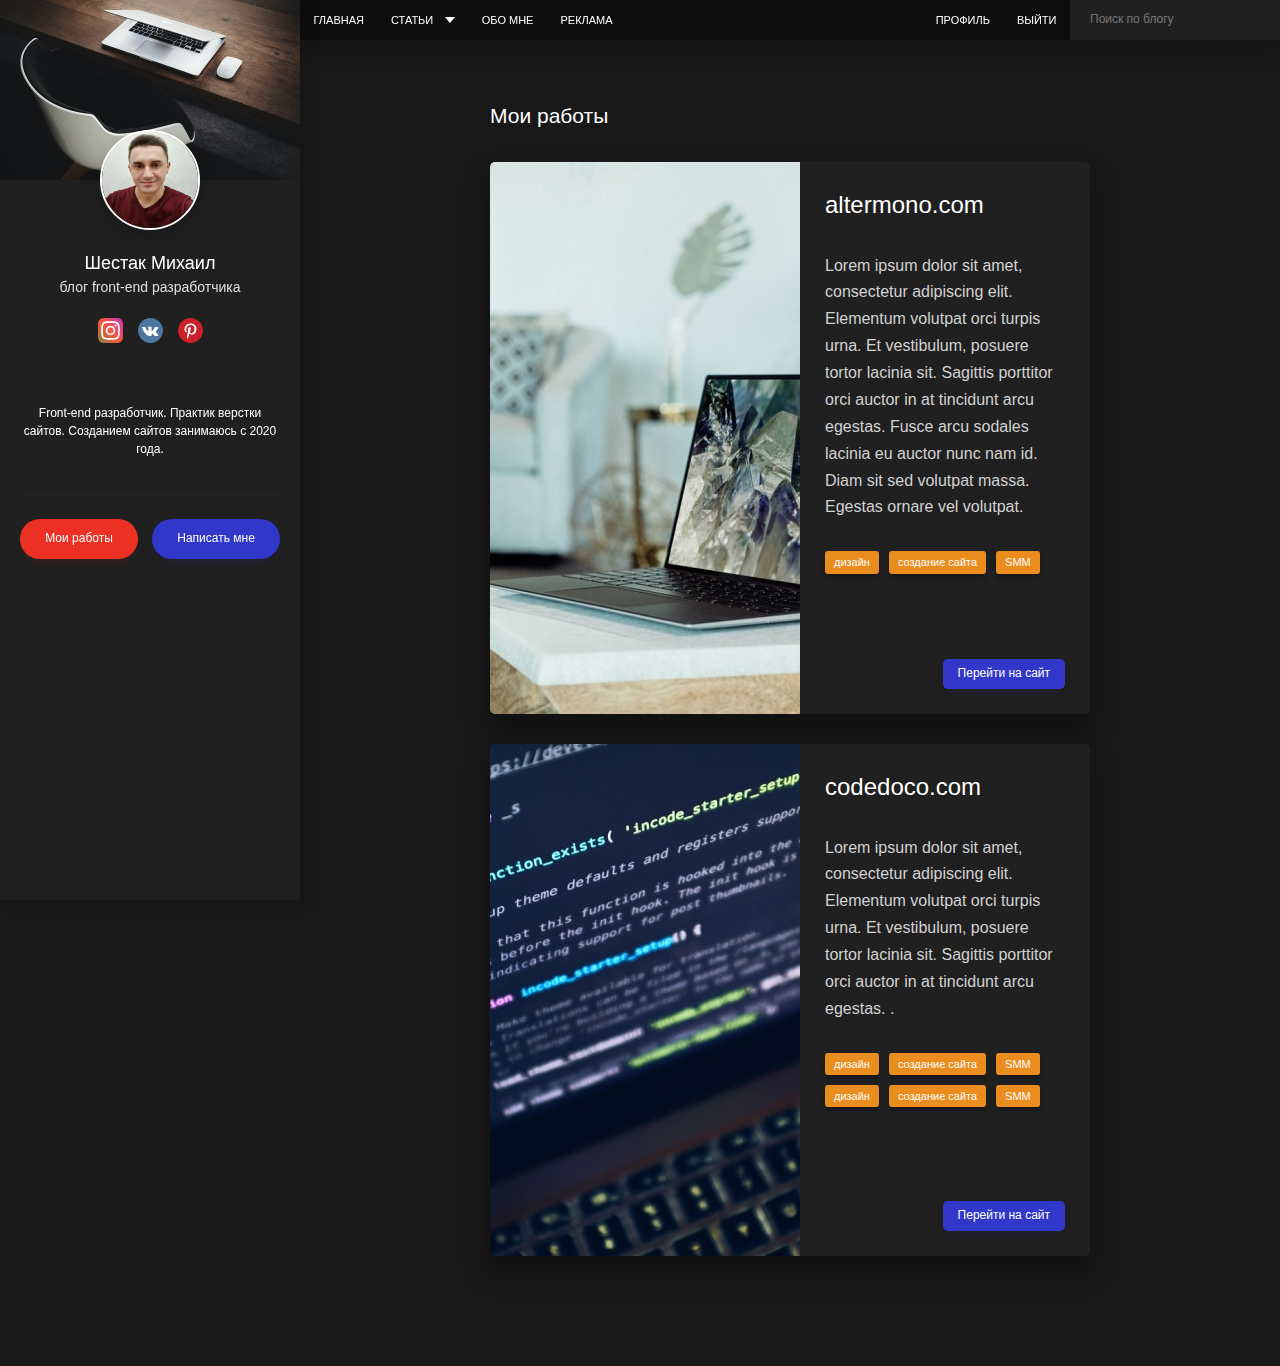
<file: works.html>
<!DOCTYPE html>
<html lang="ru">

<head>
   <meta charset="UTF-8">
   <link rel="stylesheet" href="assets/css/style.min.css">
   
   <!-- Useful meta tags -->
   <meta http-equiv="x-ua-compatible" content="ie=edge">
   <meta name="viewport" content="width=device-width, initial-scale=1, shrink-to-fit=no">
   <meta name="robots" content="index, follow">
   <meta name="google" content="notranslate">
   <meta name="format-detection" content="telephone=no">
   <meta name="description" content="">
   
   <title>Works</title>
</head>

<body>


   <div class="page" id="page">
      <!-- header -->
      <header class="header">
         <div class="header__left">
            <nav class="nav">
               <ul class="nav__list">
                  <li class="nav__item">
                     <a class="nav__link" href="index.html">Главная</a>
                  </li>
                  <li class="nav__item">
                     <a class="nav__link has-subnav" href="#">Статьи</a>
                     <ul class="subnav">
                        <li>
                           <a class="subnav__link" href="#">Создание сайтов</a>
                        </li>
                        <li>
                           <a class="subnav__link" href="#">Интернет-маркетинг</a>
                        </li>
                        <li>
                           <a class="subnav__link" href="#">Продвижение видео</a>
                        </li>
                     </ul>
                     
                  </li>
                  <li class="nav__item">
                     <a class="nav__link" href="text.html">Обо мне</a>
                  </li>
                  <li class="nav__item">
                     <a class="nav__link" href="text.html">Реклама</a>
                  </li>
               </ul>
            </nav>
            <button class="burger" type="button" id="sidebarToggle">
               <span>Открыть навигацию</span>
            </button>
      
         </div>
      
         <div class="header__right">
            <div class="nav">
               <ul class="nav__list">
                  <li class="nav__item">
                     <a class="nav__link" href="profile.html">Профиль</a>
                  </li>
                  <li class="nav__item">
                     <a class="nav__link" href="#">Выйти</a>
                  </li>
               </ul>
            </div>
      
            <form class="search" action="search.html" method="GET">
               <input class="search__input" type="text" placeholder="Поиск по блогу">
            </form>
      
      
         </div>
      
      </header>
      <!-- sidebar -->
      <aside class="sidebar" id="sidebar">
      
         <div class="sidebar__header">
            <img src="assets/images/sidebar-header.jpg" alt="">
         </div>
      
         <div class="sidebar__content">
            <div class="profile">
               <img class="profile__avatar" src="assets/images/avatar.jpg" alt="avatar">
               <div class="profile__header">
                  <div class="profile__name">Шестак Михаил</div>
                  <div class="profile__prof">блог front-end разработчика</div>
               </div>
      
      
      
               <ul class="sicial">
                  <li class="social__item">
                     <a class="social__link" target="_blank" href="#">
                        <img title="Шестак Михаил instagram " src="assets/images/icons/instagram.svg"
                           alt="Шестак Михаил instagram ">
                     </a>
                  </li>
      
                  <li class="social__item">
                     <a class="social__link" target="_blank" href="#">
                        <img title="Шестак Михаил vk " src="assets/images/icons/vk.svg" alt="Шестак Михаил vk ">
                     </a>
                  </li>
      
                  <li class="social__item">
                     <a class="social__link" target="_blank" href="#">
                        <img title="Шестак Михаил pinterest " src="assets/images/icons/pinterest.svg"
                           alt="Шестак Михаил pinterest ">
                     </a>
                  </li>
               </ul>
      
               <div class="profile__text">
                  <p>Front-end разработчик. Практик верстки сайтов.
                     Созданием сайтов занимаюсь с 2020 года. </p>
               </div>
      
            </div><!-- profile -->
      
            <nav class="nav nav--mobile">
               <ul class="nav__list">
                  <li class="nav__item">
                     <a class="nav__link" href="index.html">Главная</a>
                  </li>
                  <li class="nav__item">
                     <a class="nav__link has-subnav" href="#">Статьи</a>
                     <ul class="subnav">
                        <li>
                           <a class="subnav__link" href="#">Создание сайтов</a>
                        </li>
                        <li>
                           <a class="subnav__link" href="#">Интернет-маркетинг</a>
                        </li>
                        <li>
                           <a class="subnav__link" href="#">Продвижение видео</a>
                        </li>
                     </ul>
                     
                  </li>
                  <li class="nav__item">
                     <a class="nav__link" href="text.html">Обо мне</a>
                  </li>
                  <li class="nav__item">
                     <a class="nav__link" href="text.html">Реклама</a>
                  </li>
                  <li class="nav__item">
                     <a class="nav__link" href="profile.html">Профиль</a>
                  </li>
                  <li class="nav__item">
                     <a class="nav__link" href="#">Выйти</a>
                  </li>
               </ul>
            </nav>
         </div><!-- sidebar__content -->
      
         <div class="sidebar__footer">
            <a class="btn btn--red" href="works.html">Мои работы</a>
            <button class="btn btn--blue" type="button" data-modal = 'contact-modal'>Написать мне</button>
         </div>
      
      
      </aside>
      <!-- main -->
      <main class="main">
         <div class="container">
            
            
            <h1 class="page__title">Мои работы</h1>
            
            <article class="work">
               <div class="work__preview">
            
                  <picture>
                     <source srcset="https://placehold.it/575x150" media="(max-width:575px)">
                     <img src="assets/images/work-1.jpg" alt="">
                  </picture>
               </div>
            
               <div class="work__content">
                  <h2 class="work__title">
                     <a href="#" target="_blank">altermono.com</a>
                  </h2>
                  <div class="work__description">
                     <p>Lorem ipsum dolor sit amet, consectetur adipiscing elit. Elementum volutpat orci turpis urna. Et vestibulum,
                        posuere tortor lacinia sit. Sagittis porttitor orci auctor in at tincidunt arcu egestas. Fusce arcu sodales
                        lacinia eu auctor nunc nam id. Diam sit sed volutpat massa. Egestas ornare vel volutpat.</p>
                  </div>
                  <ul class="tags">
                     <li class="tags__item">дизайн</li>
                     <li class="tags__item">создание сайта</li>
                     <li class="tags__item">SMM</li>
                  </ul>
                  <div class="work__footer">
                     <a class="btn btn--blue btn--rounded btn--sm" href="#" target="_blank">Перейти на сайт</a>
                  </div>
               </div>
            </article>
            
            <article class="work">
               <div class="work__preview">
            
                  <picture>
                     <source srcset="https://placehold.it/575x150/333" media="(max-width:575px)">
                     <img src="assets/images/work-2.jpg" alt="">
                  </picture>
            
               </div>
            
               <div class="work__content">
                  <h2 class="work__title">
                     <a href="#" target="_blank">codedoco.com</a>
                  </h2>
                  <div class="work__description">
                     <p>Lorem ipsum dolor sit amet, consectetur adipiscing elit. Elementum volutpat orci turpis urna. Et vestibulum,
                        posuere tortor lacinia sit. Sagittis porttitor orci auctor in at tincidunt arcu egestas. .</p>
                  </div>
                  <ul class="tags">
                     <li class="tags__item">дизайн</li>
                     <li class="tags__item">создание сайта</li>
                     <li class="tags__item">SMM</li>
                     <li class="tags__item">дизайн</li>
                     <li class="tags__item">создание сайта</li>
                     <li class="tags__item">SMM</li>
                  </ul>
                  <div class="work__footer">
                     <a class="btn btn--blue btn--rounded btn--sm" href="#" target="_blank">Перейти на сайт</a>
                  </div>
               </div>
            </article>
         </div>
      </main>

   </div>



   <div class="modal" id="story-modal">
      <div class="modal__content modal__content--story" >
         <video class="modal__video" poster="https://placehold.it/420x580" src=""></video>
      </div>
   </div>   <div class="modal" id="contact-modal">
   
      <div class="modal__content modal__content--contact">
         <button class="modal__close" type="button">
            <img src="assets/images/close.svg" alt="Закрыть">
         </button>
         <form action="/" method="POST" class="form">
            <div class="form__group form__group--md">
               <input class="form__control" type="text" placeholder="Ваше имя" name="username">
               <span class="form__line"></span>
            </div>
   
            <div class="form__group form__group--md">
               <input class="form__control" type="Email" name="email" placeholder="Ваш e-mail">
               <span class="form__line"></span>
            </div>
   
            <div class="form__group form__group--md">
               <textarea class="form__control form__control--taxtarea" placeholder="Текст сообщения"></textarea>
               <span class="form__line"></span>
            </div>
   
            <div class="form__footer">
               <div class="form__group form__group--md">
                  <button class="btn btn--blue btn--rounded btn--sm" type="submit">Отправить</button>
               </div>
            </div>
   
            <ul class="modal__footer">
               <li><a href="mailto:mihail_shestak19021993@mail.ru">e-mail: info@mywebsite.ru</a></li>
               <li><a href="tel:+375333763983">тел: +375(33)376-39-83</a></li>
            </ul>
   
         </form>
      </div><!-- modal__content -->
   </div><!-- modal -->   <div class="modal">
   
      <div class="modal__content">
         <button class="modal__close" type="button">
            <img src="assets/images/close.svg" alt="Закрыть">
         </button>
   
   
   
         <ul class="sicial">
            <li class="social__item">
               <a class="social__link" target="_blank" href="#">
                  <img title="Шестак Михаил facebook " src="assets/images/share/facebook.svg">
               </a>
            </li>
   
            <li class="social__item">
               <a class="social__link" target="_blank" href="#">
                  <img title="Шестак Михаил twitter " src="assets/images/share/twitter.svg">
               </a>
            </li>
   
            <li class="social__item">
               <a class="social__link" target="_blank" href="#">
                  <img title="Шестак Михаил vk " src="assets/images/share/vk.svg"></a>
            </li>
   
            <li class="social__item">
               <a class="social__link" target="_blank" href="#">
                  <img title="Copy" src="assets/images/share/copy.svg">
               </a>
            </li>
         </ul>
   
   
         </form>
      </div><!-- modal__content -->
   </div><!-- modal -->



   <!-- JS -->
   <script src="assets/js/app.js"></script>
</body>

</html>
</file>
<file: assets/css/style.min.css>
/* http://meyerweb.com/eric/tools/css/reset/
   v2.0-modified | 20110126
   License: none (public domain)
*/
html, body, div, span, applet, object, iframe,
h1, h2, h3, h4, h5, h6, p, blockquote, pre,
a, abbr, acronym, address, big, cite, code,
del, dfn, em, img, ins, kbd, q, s, samp,
small, strike, strong, sub, sup, tt, var,
b, u, i, center,
dl, dt, dd, ol, ul, li,
fieldset, form, label, legend,
table, caption, tbody, tfoot, thead, tr, th, td,
article, aside, canvas, details, embed,
figure, figcaption, footer, header, hgroup,
menu, nav, output, ruby, section, summary,
time, mark, audio, video {
  margin: 0;
  padding: 0;
  border: 0;
  font-size: 100%;
  font: inherit;
  vertical-align: baseline; }

/* make sure to set some focus styles for accessibility */
:focus {
  outline: 0; }

/* HTML5 display-role reset for older browsers */
article, aside, details, figcaption, figure,
footer, header, hgroup, menu, nav, section {
  display: block; }

body {
  line-height: 1; }

ol, ul {
  list-style: none; }

blockquote, q {
  quotes: none; }

blockquote:before, blockquote:after,
q:before, q:after {
  content: '';
  content: none; }

table {
  border-collapse: collapse;
  border-spacing: 0; }

input[type=search]::-webkit-search-cancel-button,
input[type=search]::-webkit-search-decoration,
input[type=search]::-webkit-search-results-button,
input[type=search]::-webkit-search-results-decoration {
  -webkit-appearance: none;
  -moz-appearance: none; }

input[type=search] {
  -webkit-appearance: none;
  -moz-appearance: none;
  -webkit-box-sizing: content-box;
  -moz-box-sizing: content-box;
  box-sizing: content-box; }

textarea {
  overflow: auto;
  vertical-align: top;
  resize: vertical; }

/**
 * Correct `inline-block` display not defined in IE 6/7/8/9 and Firefox 3.
 */
audio,
canvas,
video {
  display: inline-block;
  *display: inline;
  *zoom: 1;
  max-width: 100%; }

/**
 * Prevent modern browsers from displaying `audio` without controls.
 * Remove excess height in iOS 5 devices.
 */
audio:not([controls]) {
  display: none;
  height: 0; }

/**
 * Address styling not present in IE 7/8/9, Firefox 3, and Safari 4.
 * Known issue: no IE 6 support.
 */
[hidden] {
  display: none; }

/**
 * 1. Correct text resizing oddly in IE 6/7 when body `font-size` is set using
 *    `em` units.
 * 2. Prevent iOS text size adjust after orientation change, without disabling
 *    user zoom.
 */
html {
  font-size: 100%;
  /* 1 */
  -webkit-text-size-adjust: 100%;
  /* 2 */
  -ms-text-size-adjust: 100%;
  /* 2 */ }

/**
 * Address `outline` inconsistency between Chrome and other browsers.
 */
a:focus {
  outline: thin dotted; }

/**
 * Improve readability when focused and also mouse hovered in all browsers.
 */
a:active,
a:hover {
  outline: 0; }

/**
 * 1. Remove border when inside `a` element in IE 6/7/8/9 and Firefox 3.
 * 2. Improve image quality when scaled in IE 7.
 */
img {
  border: 0;
  /* 1 */
  -ms-interpolation-mode: bicubic;
  /* 2 */ }

/**
 * Address margin not present in IE 6/7/8/9, Safari 5, and Opera 11.
 */
figure {
  margin: 0; }

/**
 * Correct margin displayed oddly in IE 6/7.
 */
form {
  margin: 0; }

/**
 * Define consistent border, margin, and padding.
 */
fieldset {
  border: 1px solid #c0c0c0;
  margin: 0 2px;
  padding: 0.35em 0.625em 0.75em; }

/**
 * 1. Correct color not being inherited in IE 6/7/8/9.
 * 2. Correct text not wrapping in Firefox 3.
 * 3. Correct alignment displayed oddly in IE 6/7.
 */
legend {
  border: 0;
  /* 1 */
  padding: 0;
  white-space: normal;
  /* 2 */
  *margin-left: -7px;
  /* 3 */ }

/**
 * 1. Correct font size not being inherited in all browsers.
 * 2. Address margins set differently in IE 6/7, Firefox 3+, Safari 5,
 *    and Chrome.
 * 3. Improve appearance and consistency in all browsers.
 */
button,
input,
select,
textarea {
  font-size: 100%;
  /* 1 */
  margin: 0;
  /* 2 */
  vertical-align: baseline;
  /* 3 */
  *vertical-align: middle;
  /* 3 */ }

/**
 * Address Firefox 3+ setting `line-height` on `input` using `!important` in
 * the UA stylesheet.
 */
button,
input {
  line-height: normal; }

/**
 * Address inconsistent `text-transform` inheritance for `button` and `select`.
 * All other form control elements do not inherit `text-transform` values.
 * Correct `button` style inheritance in Chrome, Safari 5+, and IE 6+.
 * Correct `select` style inheritance in Firefox 4+ and Opera.
 */
button,
select {
  text-transform: none; }

/**
 * 1. Avoid the WebKit bug in Android 4.0.* where (2) destroys native `audio`
 *    and `video` controls.
 * 2. Correct inability to style clickable `input` types in iOS.
 * 3. Improve usability and consistency of cursor style between image-type
 *    `input` and others.
 * 4. Remove inner spacing in IE 7 without affecting normal text inputs.
 *    Known issue: inner spacing remains in IE 6.
 */
button,
html input[type="button"],
input[type="reset"],
input[type="submit"] {
  -webkit-appearance: button;
  /* 2 */
  cursor: pointer;
  /* 3 */
  *overflow: visible;
  /* 4 */ }

/**
 * Re-set default cursor for disabled elements.
 */
button[disabled],
html input[disabled] {
  cursor: default; }

/**
 * 1. Address box sizing set to content-box in IE 8/9.
 * 2. Remove excess padding in IE 8/9.
 * 3. Remove excess padding in IE 7.
 *    Known issue: excess padding remains in IE 6.
 */
input[type="checkbox"],
input[type="radio"] {
  box-sizing: border-box;
  /* 1 */
  padding: 0;
  /* 2 */
  *height: 13px;
  /* 3 */
  *width: 13px;
  /* 3 */ }

/**
 * 1. Address `appearance` set to `searchfield` in Safari 5 and Chrome.
 * 2. Address `box-sizing` set to `border-box` in Safari 5 and Chrome
 *    (include `-moz` to future-proof).
 */
input[type="search"] {
  -webkit-appearance: textfield;
  /* 1 */
  -moz-box-sizing: content-box;
  -webkit-box-sizing: content-box;
  /* 2 */
  box-sizing: content-box; }

/**
 * Remove inner padding and search cancel button in Safari 5 and Chrome
 * on OS X.
 */
input[type="search"]::-webkit-search-cancel-button,
input[type="search"]::-webkit-search-decoration {
  -webkit-appearance: none; }

/**
 * Remove inner padding and border in Firefox 3+.
 */
button::-moz-focus-inner,
input::-moz-focus-inner {
  border: 0;
  padding: 0; }

/**
 * 1. Remove default vertical scrollbar in IE 6/7/8/9.
 * 2. Improve readability and alignment in all browsers.
 */
textarea {
  overflow: auto;
  /* 1 */
  vertical-align: top;
  /* 2 */ }

/**
 * Remove most spacing between table cells.
 */
table {
  border-collapse: collapse;
  border-spacing: 0; }

html,
button,
input,
select,
textarea {
  color: #222; }

::-moz-selection {
  background: #b3d4fc;
  text-shadow: none; }

::selection {
  background: #b3d4fc;
  text-shadow: none; }

img {
  vertical-align: middle; }

fieldset {
  border: 0;
  margin: 0;
  padding: 0; }

textarea {
  resize: vertical; }

.chromeframe {
  margin: 0.2em 0;
  background: #ccc;
  color: #000;
  padding: 0.2em 0; }

html {
  font-size: 62.5%; }

body {
  background-color: #181818;
  font-family: -apple-system, BlinkMacSystemFont, "Segoe UI", Roboto, "Helvetica Neue", Arial, "Noto Sans", sans-serif, "Apple Color Emoji", "Segoe UI Emoji", "Segoe UI Symbol", "Noto Color Emoji";
  font-size: 1.4rem;
  line-height: 1.5;
  color: #fff; }
  body.no-scroll, body.show-sidebar {
    overflow: hidden; }
  @media screen and (max-width: 991px) {
    body.show-sidebar {
      overflow: hidden; } }

*,
*:before,
*:after {
  box-sizing: border-box; }

a {
  color: inherit;
  text-decoration: none; }
  a:hover {
    text-decoration: underline; }

/* Blocks */
.page {
  overflow: hidden;
  display: flex;
  flex-direction: column;
  justify-content: center;
  min-height: 100vh; }
  @media screen and (max-width: 991px) {
    .show-sidebar .page {
      position: relative; } }

.page__title {
  font-size: 2.1rem;
  color: #fff;
  margin-bottom: 3rem; }
  .page__title--center {
    text-align: center; }

@media screen and (max-width: 991px) {
  .page__mask {
    display: block;
    width: 100%;
    height: 100%;
    background-color: rgba(0, 0, 0, 0.9);
    position: absolute;
    left: 0;
    top: 0;
    z-index: 100; } }

.header {
  display: flex;
  width: calc(100% - 300px);
  background: #0d0d0d;
  box-shadow: 0px 5px 22px rgba(0, 0, 0, 0.25);
  position: fixed;
  top: 0;
  right: 0;
  z-index: 1000; }
  @media screen and (max-width: 991px) {
    .header {
      width: 100%; } }

.header__left {
  width: 60%; }
  @media screen and (max-width: 991px) {
    .header__left {
      width: 40%; } }

.header__right {
  width: 40%;
  display: flex;
  justify-content: flex-end; }
  @media screen and (max-width: 991px) {
    .header__right {
      width: 60%; } }

.nav--mobile {
  display: none;
  margin: 3rem 0; }

@media screen and (max-width: 991px) {
  .nav {
    display: none; }
    .nav--mobile {
      display: block; } }

.nav__list {
  display: flex; }
  @media screen and (max-width: 991px) {
    .nav__list {
      flex-direction: column; } }

.nav__item {
  position: relative; }
  .nav__item:hover .nav__link {
    background-color: #3137C9;
    text-decoration: none; }
  .nav__item:hover > .subnav {
    display: block; }
  .nav__item:hover .nav__link {
    background: none; }

.nav__link {
  display: block;
  text-transform: uppercase;
  color: #fff;
  font-size: 1.1rem;
  text-decoration: none;
  padding: 1.35rem;
  line-height: 1.2;
  transition: background-color 0.2s linear; }
  .nav__link.has-subnav {
    position: relative;
    padding-right: 3.5rem; }
    .nav__link.has-subnav:after {
      content: "";
      display: block;
      border-style: solid;
      border-width: 6px 5px 0 5px;
      border-color: #fff transparent transparent transparent;
      position: absolute;
      top: 50%;
      right: 1.35rem;
      transform: translateY(-50%); }
  @media screen and (max-width: 991px) {
    .nav__link {
      padding-left: 0;
      padding-right: 0;
      font-size: 1.6rem; } }

.burger {
  display: none;
  width: 3rem;
  height: 2rem;
  padding: 0;
  background: none;
  border: none;
  font-size: 0;
  color: transparent;
  position: absolute;
  top: 50%;
  left: 1.5rem;
  transform: translateY(-50%); }
  .burger:before, .burger:after,
  .burger span {
    display: block;
    width: 100%;
    height: 2px;
    background: #fff;
    position: absolute;
    left: 0; }
  .burger:before {
    content: "";
    top: 0;
    transition: transform 0.2s linear; }
  .burger:after {
    content: "";
    bottom: 0;
    transition: transform 0.2s linear; }
  .burger span {
    transform: translateY(-50%);
    transition: opacity 0.2s linear; }
  .show-sidebar .burger span {
    opacity: 0; }
  .show-sidebar .burger:before, .show-sidebar .burger:after {
    top: 50%; }
  .show-sidebar .burger:before {
    transform: rotate(45deg); }
  .show-sidebar .burger:after {
    transform: rotate(-45deg); }
  @media screen and (max-width: 991px) {
    .burger {
      display: block; } }

.subnav {
  display: none;
  width: 16.5rem;
  padding: 0.5rem 0;
  background-color: #3137C9;
  border-radius: 0px 0px 5px 5px;
  position: absolute;
  top: 100%;
  left: 0;
  box-shadow: 0px 6px 8px rgba(0, 0, 0, 0.2); }
  @media screen and (max-width: 991px) {
    .subnav {
      position: static;
      width: 100%;
      padding-left: 1rem;
      background: transparent;
      box-shadow: none; } }

.subnav__link {
  display: block;
  color: #fff;
  font-size: 1.2rem;
  text-decoration: none;
  padding: 0.45rem 1.2rem;
  transition: background-color 0.2s ease-in-out; }
  .subnav__link:hover {
    background-color: #2c31b4;
    text-decoration: none; }
  @media screen and (max-width: 991px) {
    .subnav__link {
      padding-left: 0;
      padding-right: 0;
      font-size: 1.5rem; }
      .subnav__link:hover {
        background: none; } }

.search {
  max-width: 21rem;
  width: 100%;
  background-color: #202020; }

.search__input {
  display: block;
  width: 100%;
  padding: 1.2rem 2rem;
  background: transparent;
  border: none;
  font-size: 1.2rem;
  color: #fff; }
  .search__input::placeholder {
    color: rgba(255, 255, 255, 0.4); }
  @media screen and (max-width: 991px) {
    .search__input {
      height: 4rem;
      font-size: 1.6rem;
      padding-top: 1.1rem;
      padding-bottom: 1.1rem; } }

.sidebar {
  width: 300px;
  height: 100vh;
  background: #202020;
  position: fixed;
  left: 0;
  top: 0;
  overflow: hidden;
  box-shadow: 5px 0px 15px rgba(5, 5, 5, 0.1);
  z-index: 1000; }
  @media screen and (max-width: 991px) {
    .sidebar {
      display: flex;
      flex-direction: column;
      height: calc(100vh - 3.8rem);
      padding-bottom: 1.5rem;
      overflow: auto;
      top: 3.8rem;
      transform: translateX(-100%);
      transition: transform 0.2s linear; }
      .show-sidebar .sidebar {
        transform: translateX(0); } }

.sidebar__header {
  height: 18rem;
  background: #121212; }
  .sidebar__header img {
    display: block;
    width: 100%;
    height: 100%;
    object-fit: cover; }
  @media screen and (max-width: 991px) {
    .sidebar__header {
      height: 10rem; } }

.sidebar__content {
  padding: 0 2rem; }
  @media screen and (max-width: 991px) {
    .sidebar__content {
      flex-grow: 1; } }

.profile__text {
  padding: 3rem 0;
  margin: 3rem 0;
  font-size: 1.2rem;
  text-align: center;
  border-top: 1px solid #1c1c1c;
  border-bottom: 1px solid #1c1c1c; }
  @media screen and (max-width: 991px) {
    .profile__text {
      display: none; } }

.main {
  padding-left: 300px;
  padding-top: 10rem;
  padding-bottom: 8rem; }
  @media screen and (max-width: 991px) {
    .main {
      padding-left: 0;
      padding-top: 6rem;
      padding-bottom: 5rem; } }

.container {
  max-width: 70rem;
  margin: 0 auto;
  padding: 0 5rem; }
  @media screen and (max-width: 575px) {
    .container {
      padding: 0 1.5rem; } }

.profile {
  margin-top: -5rem; }
  @media screen and (max-width: 991px) {
    .profile {
      margin-top: -1.4rem;
      position: relative;
      border-bottom: 1px solid #1C1C1C; } }

.profile__avatar {
  display: block;
  width: 10rem;
  height: 10rem;
  margin: 0 auto 2rem;
  position: relative;
  border: 2px solid #fff;
  border-radius: 50%;
  box-shadow: 0 7px 20px rgba(0, 0, 0, 0.25); }
  @media screen and (max-width: 991px) {
    .profile__avatar {
      width: 6.5rem;
      height: 6.5rem;
      margin-left: 0;
      position: absolute;
      left: 0; } }

.profile__header {
  margin-bottom: 2rem;
  text-align: center; }
  @media screen and (max-width: 991px) {
    .profile__header {
      text-align: left;
      padding-left: 8rem;
      padding-top: 2rem; } }

.profile__name {
  font-size: 1.8rem; }
  @media screen and (max-width: 991px) {
    .profile__name {
      font-size: 1.5rem; } }

.profile__prof {
  font-size: 1.4rem;
  font-weight: 300;
  color: #dedede; }
  @media screen and (max-width: 991px) {
    .profile__prof {
      font-size: 1.2rem; } }

.sicial {
  display: flex;
  justify-content: center; }
  @media screen and (max-width: 991px) {
    .sicial {
      display: none; } }

.social__item {
  margin: 0 0.75rem; }

.sidebar__footer {
  display: flex;
  justify-content: space-between;
  padding: 0 2rem; }

.btn {
  display: inline-block;
  vertical-align: top;
  background: #121212;
  border: none;
  cursor: pointer;
  text-decoration: none;
  padding: 1.1em 2.1em;
  border-radius: 3em;
  font-size: 1.2rem;
  font-weight: 500;
  font-family: inherit;
  line-height: 1.1;
  color: #fff;
  transition: background-color 0.2s linear; }
  .btn:hover {
    text-decoration: none; }

.btn--red {
  background-color: #ED3024;
  box-shadow: 0 7px 17px -10px rgba(237, 48, 36, 0.3); }
  .btn--red:hover, .btn--red:focus {
    background-color: #e51f13; }

.btn--blue {
  background-color: #3137C9;
  box-shadow: 0 7px 17px -10px rgba(49, 55, 201, 0.3); }
  .btn--blue:hover, .btn--blue:focus {
    background-color: #2c31b4; }

.btn--rounded {
  border-radius: .41em; }

.btn--sm {
  padding: .7em 1.25em; }

.stories {
  display: grid;
  grid-template-columns: 1fr 1fr 1fr 1fr;
  grid-column-gap: 13px;
  grid-template-rows: 195px;
  margin-bottom: 3rem; }
  @media screen and (max-width: 575px) {
    .stories {
      grid-template-columns: 140px 140px 140px 140px;
      overflow: auto; } }

.stories__item {
  border-radius: 5px;
  overflow: hidden;
  position: relative;
  box-shadow: 0px 5px 15px rgba(0, 0, 0, 0.25);
  cursor: pointer; }
  .stories__item::after {
    content: "";
    display: block;
    width: 100%;
    height: 100%;
    background-image: linear-gradient(to bottom, rgba(0, 0, 0, 0.8), rgba(0, 0, 0, 0) 50%, rgba(0, 0, 0, 0.8));
    position: absolute;
    top: 0;
    left: 0;
    z-index: 2; }
  .stories__item:hover .stories__preview {
    transform: scale(1.3); }

.stories__preview {
  display: block;
  width: 100%;
  height: 100%;
  object-fit: cover;
  transition: transform 0.5s ease-in-out;
  position: absolute;
  top: 0;
  left: 0;
  z-index: 1; }

.stories__title,
.stories__date {
  width: 100%;
  padding: 1.4rem;
  line-height: 1.3;
  font-size: 1.2rem;
  color: #fff;
  position: absolute;
  z-index: 3;
  left: 0; }

.stories__title {
  top: 0; }

.stories__date {
  text-align: right;
  bottom: 0; }

.add-post {
  padding: 1.5rem 2rem;
  margin-bottom: 3rem;
  box-shadow: 0px 15px 25px rgba(0, 0, 0, 0.45);
  background-color: #121212;
  border-radius: 5px; }
  @media screen and (max-width: 575px) {
    .add-post {
      padding: 1.5rem; } }

.add-poast__form {
  display: flex;
  align-items: flex-end; }

.add-post__textarea {
  display: block;
  flex-grow: 1;
  width: 75%;
  height: 34px;
  border: none;
  background: transparent;
  resize: none;
  overflow: hidden;
  font-size: 1.5rem;
  color: #fff;
  font-family: inherit; }
  .add-post__textarea::placeholder {
    color: #d2d2d2; }

.add-post__form-actions {
  width: 12rem;
  flex-shrink: 0;
  display: flex;
  justify-content: flex-end; }
  @media screen and (max-width: 575px) {
    .add-post__form-actions {
      width: 9rem; } }

.add-post__file,
.add-post__send {
  display: block;
  width: 4.4rem;
  height: 4.4rem;
  border-radius: 50%;
  border: none;
  transition: background-color 0.2s linear; }
  @media screen and (max-width: 575px) {
    .add-post__file,
    .add-post__send {
      width: 3.4rem;
      height: 3.4rem; } }

.add-post__file {
  background: #ebebeb url("../images/add-photo.svg") center no-repeat;
  cursor: pointer; }
  .add-post__file input {
    display: none; }
  .add-post__file:hover {
    background-color: #dedede; }
  @media screen and (max-width: 575px) {
    .add-post__file {
      background-size: 18px; } }

.add-post__send {
  background: #3137C9 url("../images/send.svg") center no-repeat;
  margin-left: 1.5rem;
  font-size: 0;
  color: transparent; }
  .add-post__send:hover {
    background-color: #2c31b4; }
  @media screen and (max-width: 575px) {
    .add-post__send {
      background-size: 15px; } }

.post {
  background-color: #202020;
  padding: 2.5rem;
  box-shadow: 0px 15px 25px rgba(0, 0, 0, 0.35);
  border-radius: 5px;
  margin-bottom: 3rem;
  overflow: hidden; }
  @media screen and (max-width: 575px) {
    .post {
      padding: 1.5rem; } }

.post__header {
  margin: 0 0 2.5rem; }
  .post__header--preview {
    margin: -2.5rem -2.5rem 2.5rem; }

.post__preview {
  display: block;
  max-width: 100%;
  height: auto; }

.post__content {
  margin-bottom: 2rem; }

.post__title {
  font-size: 1.8rem;
  margin-bottom: 1.5rem; }
  .post__title a {
    text-decoration: none;
    color: #fff;
    font-weight: 500; }
    .post__title a:hover {
      text-decoration: underline; }
  .post__title--open {
    margin-bottom: .7rem; }

.post__subtitle {
  font-size: 1.6rem;
  color: #fff;
  font-weight: 500;
  margin-bottom: 2rem;
  margin-top: 3rem; }

.post__description {
  font-size: 1.4rem;
  color: #d2d2d2; }

.post__text {
  font-size: 1.4rem;
  color: #fff;
  padding-bottom: 1rem;
  border-bottom: 1px solid #1C1C1C; }
  .post__text h2, .post__text h3, .post__text h4, .post__text h5, .post__text h6 {
    margin-bottom: 2rem;
    font-weight: 700; }
  .post__text h2 {
    font-size: 1.3em; }
  .post__text h3 {
    font-size: 1.2em; }
  .post__text h3 {
    font-size: 1.15em; }
  .post__text h5, .post__text h6 {
    font-size: 1em; }
  .post__text ul, .post__text ol {
    margin-bottom: 2rem; }
  .post__text ol {
    list-style: decimal;
    list-style-position: inside; }
  .post__text a {
    color: #3137C9; }
  .post__text p {
    margin-bottom: 2rem; }
  .post__text table {
    width: 100%;
    margin-bottom: 2rem; }
  .post__text img {
    display: block;
    max-width: 100%;
    height: auto; }

.post__footer {
  display: flex;
  justify-content: space-between;
  align-items: center; }
  @media screen and (max-width: 575px) {
    .post__footer {
      flex-direction: column;
      align-items: flex-start; } }

.post__data {
  color: #828282;
  line-height: 1.2;
  display: flex; }
  @media screen and (max-width: 575px) {
    .post__data {
      margin-bottom: 1rem;
      font-size: 1.2rem; } }

.post__data-item:not(:last-child):after {
  content: "";
  display: inline-block;
  border-radius: 50%;
  width: 6px;
  height: 6px;
  background-color: #c4c4c4;
  position: relative;
  top: -2px;
  margin: 0 1.5rem; }

.post__read {
  font-size: 1.4rem;
  color: #107eff; }

.post__actions {
  margin-bottom: 1.5rem;
  display: flex;
  justify-content: space-between;
  font-size: 1.2rem;
  color: #fff; }
  .post__actions a {
    transition: opacity .2s linear;
    opacity: 0.6; }
    .post__actions a:hover {
      opacity: 1; }

.post__actions--icon {
  margin-left: 0.8rem; }

.embed,
.fr-video {
  display: block;
  position: relative;
  overflow: hidden;
  border-radius: 5px; }
  .embed::before,
  .fr-video::before {
    content: "";
    display: block;
    padding-top: 56.25%; }

iframe,
video,
object,
embed {
  position: absolute;
  left: 0;
  top: 0;
  z-index: 1;
  width: 100%;
  height: 100%; }

.pagination {
  display: flex;
  justify-content: center;
  margin-top: 8rem; }
  @media screen and (max-width: 575px) {
    .pagination {
      margin-top: 5rem; } }

.pagination__item {
  margin: 0 0.5rem; }

.pagination__link {
  display: block;
  width: 4rem;
  height: 4rem;
  background-color: #0d0d0d;
  border-radius: 3px;
  box-shadow: 0px 0px 10px rgba(0, 0, 0, 0.15);
  text-align: center;
  color: #fff;
  font-size: 1.4rem;
  line-height: 4rem;
  text-decoration: none;
  transition: background-color 0.2s linear; }
  .pagination__link:hover {
    background-color: #121212;
    text-decoration: none; }
  .pagination__link.active {
    background-color: #3137C9;
    box-shadow: 0px 0px 10px rgba(49, 55, 201, 0.15); }

.related {
  padding-bottom: 0.5rem;
  border-bottom: 1px solid #1c1c1c; }

.related__list {
  display: flex;
  flex-wrap: wrap; }
  @media screen and (max-width: 575px) {
    .related__list {
      flex-direction: column; } }

.related__list-item {
  width: 50%;
  margin-bottom: 2.5rem; }
  @media screen and (max-width: 575px) {
    .related__list-item {
      width: 100%; } }

.related__list-title {
  font-size: 1.4rem;
  font-weight: 500;
  color: #f3eba2;
  text-overflow: ellipsis;
  overflow: hidden;
  white-space: nowrap; }

.related__list-date {
  font-size: 1.2rem;
  color: #828282; }

.comments {
  margin-top: 5rem; }

.comments__item {
  margin-bottom: 3rem; }
  .comments__item > .comments {
    padding-left: 3rem;
    margin-top: 3rem; }
    @media screen and (max-width: 575px) {
      .comments__item > .comments {
        padding-left: 2rem; } }

.comments__header {
  display: flex;
  margin-bottom: 1.5rem; }

.comments__avatar {
  width: 3rem;
  height: 3rem;
  border-radius: 50%; }

.comments__autor {
  padding-left: 1.5rem;
  flex-grow: 1;
  font-size: 1.2rem;
  line-height: 1.4; }

.comments__name {
  color: #fff;
  font-weight: 500; }

.comments__pubdate {
  color: #757575; }

.comments__text {
  font-size: 1rem;
  color: #fff;
  margin-bottom: 1.5rem;
  line-height: 1.3; }

.comments__reply {
  color: #107eff;
  font-family: inherit;
  font-size: 1.2rem;
  border: none;
  padding: 0;
  background: none;
  cursor: pointer;
  line-height: 1.1; }
  .comments__reply:hover {
    text-decoration: underline; }

.form--auth {
  max-width: 28rem;
  margin: 0 auto; }

.form--message {
  width: 34rem; }

.form__group {
  margin-bottom: 1.5rem;
  position: relative; }
  .form__group--md {
    margin-bottom: 2.5rem; }

.form__control {
  display: block;
  width: 100%;
  padding: 0.5rem 0 0.75rem;
  background: none;
  border: none;
  border-radius: 0px;
  box-shadow: none;
  font-family: inherit;
  font-size: 1.4rem;
  color: #fff;
  border-bottom: 1px solid #3f3f3f; }
  .form__control::placeholder {
    color: rgba(255, 255, 255, 0.3); }
  .form__control--taxtarea {
    resize: none;
    height: 30px;
    overflow: hidden; }
  .form__control:focus + .form__line {
    width: 100%; }

.form__line {
  width: 0;
  height: 1px;
  background-color: #3137C9;
  position: absolute;
  bottom: 0;
  z-index: 1;
  transition: width 0.3s linear; }

.form__footer--center {
  text-align: center; }

.form__footer--list {
  font-size: 1.2rem;
  line-height: 1.2;
  display: flex;
  justify-content: center; }
  .form__footer--list li {
    margin: 0 0.5rem; }

.work {
  margin-bottom: 3rem;
  box-shadow: 0px 15px 25px rgba(0, 0, 0, 0.35);
  border-radius: 5px;
  background-color: #202020;
  display: flex;
  overflow: hidden; }
  @media screen and (max-width: 575px) {
    .work {
      flex-direction: column; } }

.work__preview {
  width: 310px; }
  .work__preview img {
    display: block;
    width: 100%;
    height: 100%;
    object-fit: cover; }
  @media screen and (max-width: 575px) {
    .work__preview {
      width: 100%;
      height: 15rem; } }

.work__content {
  padding: 2.5rem;
  max-width: 29rem;
  display: flex;
  flex-direction: column; }
  @media screen and (max-width: 575px) {
    .work__content {
      padding: 1.5rem;
      max-width: none; } }

.work__title {
  font-size: 2.4rem;
  color: #fff;
  font-weight: 500; }
  .work__title a {
    color: inherit; }

.work__description {
  font-size: 1.6rem;
  color: #D2D2D2;
  margin: 3rem 0;
  font-weight: 300;
  line-height: 1.68; }
  @media screen and (max-width: 575px) {
    .work__description {
      margin: 2rem 0;
      font-size: 1.4rem; } }

.work__footer {
  margin-top: auto;
  text-align: right; }
  @media screen and (max-width: 575px) {
    .work__footer {
      text-align: left; } }

.tags {
  display: flex;
  flex-wrap: wrap;
  margin-bottom: 3rem; }

.tags__item {
  margin-right: 1rem;
  margin-bottom: 1rem;
  padding: .4rem .9rem;
  font-size: 1.1rem;
  line-height: 1.3;
  color: #fff;
  background-color: #EA8C1E;
  box-shadow: 0px 4px 4px rgba(0, 0, 0, 0.25);
  border-radius: 3px; }

.cabinet {
  display: flex; }
  @media screen and (max-width: 575px) {
    .cabinet {
      flex-direction: column; } }

.cabinet__group {
  width: 34rem; }
  @media screen and (max-width: 575px) {
    .cabinet__group {
      order: 2; } }

.cabinet__avatar {
  flex-grow: 1;
  padding-left: 11rem; }
  .cabinet__avatar img {
    display: block;
    margin-bottom: 1.5rem; }
  @media screen and (max-width: 575px) {
    .cabinet__avatar {
      order: 1;
      padding-left: 0;
      margin-bottom: 3rem; } }

.cabinet__file {
  font-size: 1.4rem;
  color: #3137C9;
  text-decoration: underline;
  cursor: pointer; }
  .cabinet__file input {
    display: none; }
  .cabinet__file:hover {
    text-decoration: none; }

.modal {
  display: none;
  padding: 1rem;
  position: fixed;
  left: 0;
  top: 0;
  width: 100%;
  height: 100%;
  background: rgba(0, 0, 0, 0.9);
  z-index: 1010;
  flex-direction: column;
  justify-content: center;
  align-items: center; }
  .modal.show {
    display: flex; }

.modal__content {
  width: 100%;
  max-width: 50rem;
  background: #202020;
  padding: 8rem;
  border-radius: 5px;
  box-shadow: 0px 10px 35px rgba(0, 0, 0, 0.25);
  position: relative;
  opacity: 0;
  transform: translateY(-50px);
  transition: transform 200ms ease-in-out, opacity 200ms ease-in-out; }
  @media screen and (max-width: 991px) {
    .modal__content {
      padding: 5rem 3rem 3rem; } }
  .modal__content--contact {
    padding-bottom: 2.5rem; }
  .modal__content--story {
    padding: 0;
    background: none;
    height: 50rem; }

.modal__close {
  position: absolute;
  top: 2rem;
  right: 2rem;
  padding: 0;
  background: none;
  border: none;
  cursor: pointer;
  opacity: 0.5;
  transition: all 0.2s linear; }
  .modal__close:hover {
    transform: rotate(90deg);
    opacity: 1; }

.modal__footer {
  margin-top: 4rem;
  display: flex;
  justify-content: center;
  font-size: 1.2rem;
  color: #b2b2b2; }
  .modal__footer li {
    margin: 0 0.5rem; }
  .modal__footer a {
    color: inherit;
    text-decoration: underline; }
    .modal__footer a:hover {
      text-decoration: none; }

.modal__video {
  display: block;
  margin: 0 auto; }
</file>
